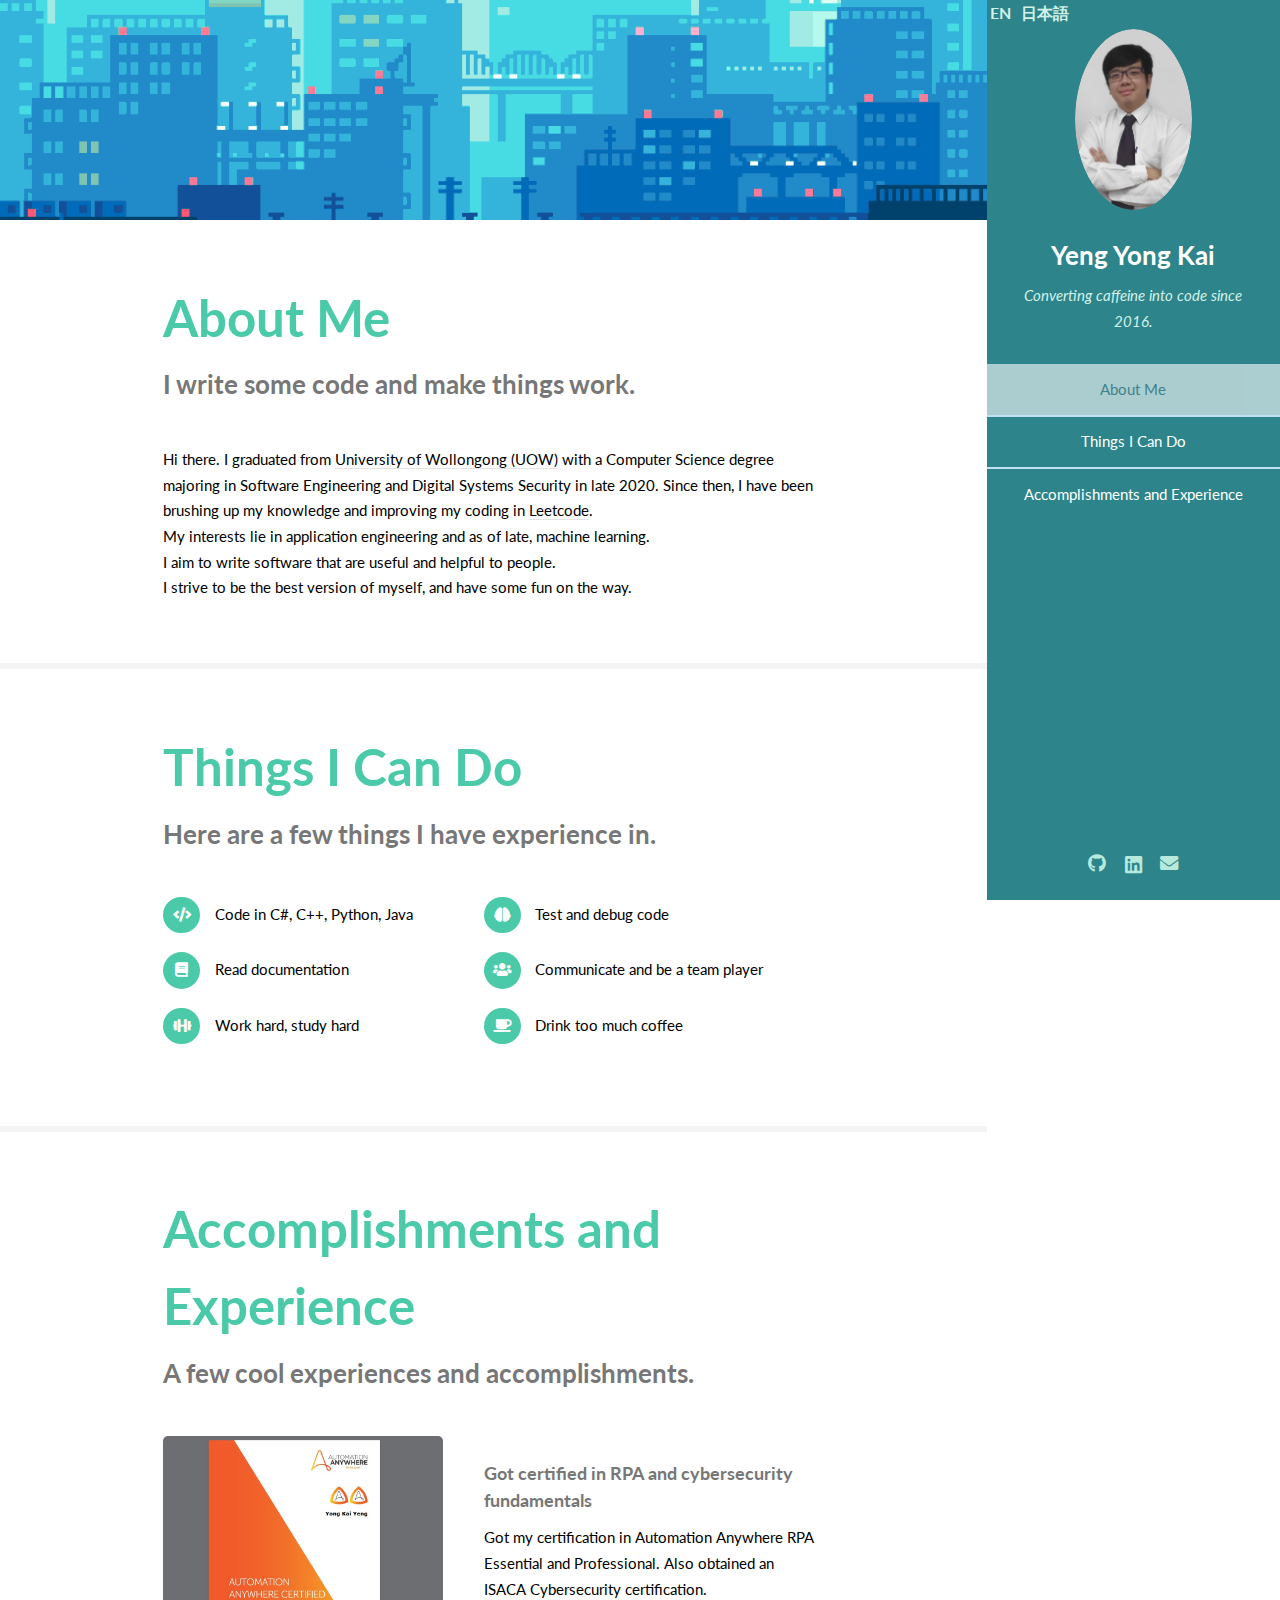
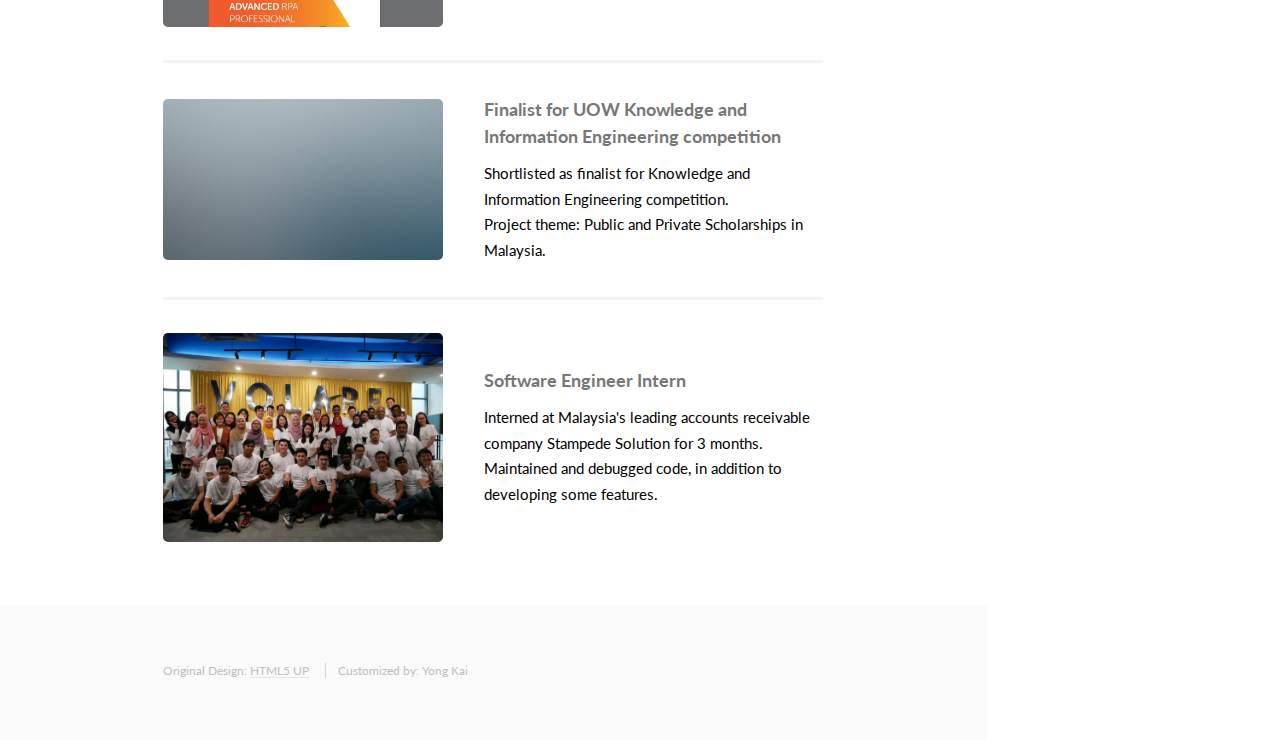
<file: index.html>
<!DOCTYPE HTML>
<html>
	<head>
		<title>Yong Kai — Hello!</title>
		<meta charset="utf-8" />
		<meta name="viewport" content="width=device-width, initial-scale=1, user-scalable=no" />
		<link rel="stylesheet" href="assets/css/main.css" />
		<link rel="stylesheet" href="https://fonts.googleapis.com/icon?family=Material+Icons">
	</head>
	<body class="is-preload">

		<!-- Header -->
			<section id="header">
				<div id="toggle">
					<div id="toggle-left">
						<table id="table-toggle">
							<tr>
								<td><a href="#" id="engtoggle">EN</a></td>
								<td><a href="#" id="jptoggle">日本語</a></td>
							</tr>
						</table>
					</div>
					<div id="toggle-right">
						<table id="table-toggle">
							<tr>
								<td class="icon_td"><a href="#" id="lightmode"><i class="material-icons">light_mode</i></a></td>
								<td class="icon_td"><a href="#" id="darkmode"><i class="material-icons">dark_mode</i></a></td>
							</tr>
						</table>
					</div>
				</div>
				<header>
					<span class="image avatar"><img src="images/pfp.jpg" alt="Oops, this is supposed to be my profile picture here!" /></span>
					<h1 id="logo">Yeng Yong Kai</h1>
					<p id="tagline">Converting caffeine into code since 2016.</p>
				</header>
				<nav id="nav">
					<ul>
						<li><a href="#one" class="active">About Me</a></li>
						<li><a href="#two">Things I Can Do</a></li>
						<li><a href="#three">Accomplishments and Experience</a></li>
					</ul>
				</nav>
				<footer>
					<ul class="icons">
						<li><a href="https://github.com/hirynn" class="icon brands fa-github"><span class="label">Github</span></a></li>
						<li><a href="https://www.linkedin.com/in/yeng-yong-kai/" class = "icon brands"><i class="fab fa-linkedin fa-lg"></i></a></li>
						<li><a href="mailto:yongkai125@gmail.com" class="icon solid fa-envelope"><span class="label">Email</span></a></li>
					</ul>
				</footer>
			</section>

		<!-- Wrapper -->
			<div id="wrapper">

				<!-- Main -->
					<div id="main">
						<!-- One -->
						<section id="one">
							<div class="image main" data-position="center">
								<img src="images/bg_l.gif" alt="" id="bg_banner"/>
							</div>
							<div class="container">
								<header class="major" id="header-one">
									<h2>About Me</h2>
									<p>I write some code and make things work.</p>
								</header>
								<p id="p-one">Hi there. I graduated from <a href="https://www.uow.edu.au/">University of Wollongong (UOW)</a> with a Computer Science degree majoring in Software Engineering and Digital Systems Security in late 2020. Since then, I have been brushing up my knowledge and improving my coding in <a href="https://leetcode.com/hry3/">Leetcode</a>.<br>My interests lie in application engineering and as of late, machine learning.<br>I aim to write software that are useful and helpful to people.<br>I strive to be the best version of myself, and have some fun on the way.</p>
							</div>
						</section>
						<!-- Two -->
						<section id="two">
							<div class="container">
								<header class="major" id="header-two">
									<h2>Things I Can Do</h2>
									<p>Here are a few things I have experience in.</p>
								</header>
								<ul class="feature-icons"id="icons-two">
									<li class="icon solid fa-code">Code in C#, C++, Python, Java</li>
									<li class="icon solid fa-brain">Test and debug code</li>
									<li class="icon solid fa-book">Read documentation</li>
									<li class="icon solid fa-users">Communicate and be a team player</li>
									<li class="icon solid fa-dumbbell">Work hard, study hard</li>
									<li class="icon solid fa-coffee">Drink too much coffee</li>
								</ul>
							</div>
						</section>
						<!-- Three -->
						<section id="three">
							<div class="container">
								<header class="major" id="header-three">
									<h2>Accomplishments and Experience</h2>
									<p>A few cool experiences and accomplishments.</p>
								</header>
								<div class="features" id="article-three">
									<article>
										<a class="image"><img src="images/pic02.jpg" alt="" /></a>
										<div class="inner">
											<h4>Got certified in RPA and cybersecurity fundamentals</h4>
											<p>Got my certification in Automation Anywhere RPA Essential and Professional. Also obtained an ISACA Cybersecurity certification.</p>
										</div>
									</article>
									<article>
										<a class="image"><img src="images/pic01.jpg" alt="" /></a>
										<div class="inner">
											<h4>Finalist for UOW Knowledge and Information Engineering competition</h4>
											<p>Shortlisted as finalist for Knowledge and Information Engineering competition.<br>Project theme: Public and Private Scholarships in Malaysia.</p>
										</div>
									</article>
									<article>
										<a class="image"><img src="images/pic03.jpg" alt="" /></a>
										<div class="inner">
											<h4>Software Engineer Intern</h4>
											<p>Interned at Malaysia's leading accounts receivable company Stampede Solution for 3 months.<br>Maintained and debugged code, in addition to developing some features.</p>
										</div>
									</article>
								</div>
							</div>
						</section>
					</div>
					<!-- Footer -->
					<section id="footer">
						<div class="container">
							<ul class="copyright">
								<li>Original Design: <a href="http://html5up.net">HTML5 UP</a></li>
								<li>Customized by: Yong Kai</li>
							</ul>
						</div>
					</section>

			</div>

		<!-- Scripts -->
			<script src="assets/js/jquery.min.js"></script>
			<script src="assets/js/jquery.scrollex.min.js"></script>
			<script src="assets/js/jquery.scrolly.min.js"></script>
			<script src="assets/js/browser.min.js"></script>
			<script src="assets/js/breakpoints.min.js"></script>
			<script src="assets/js/util.js"></script>
			<script src="assets/js/main.js"></script>
			<script src="assets/js/func.js"></script>
			<script src="assets/js/js.cookie.min.js"></script>
	<p hidden id="hidden">_</p>
	</body>
</html>
</file>
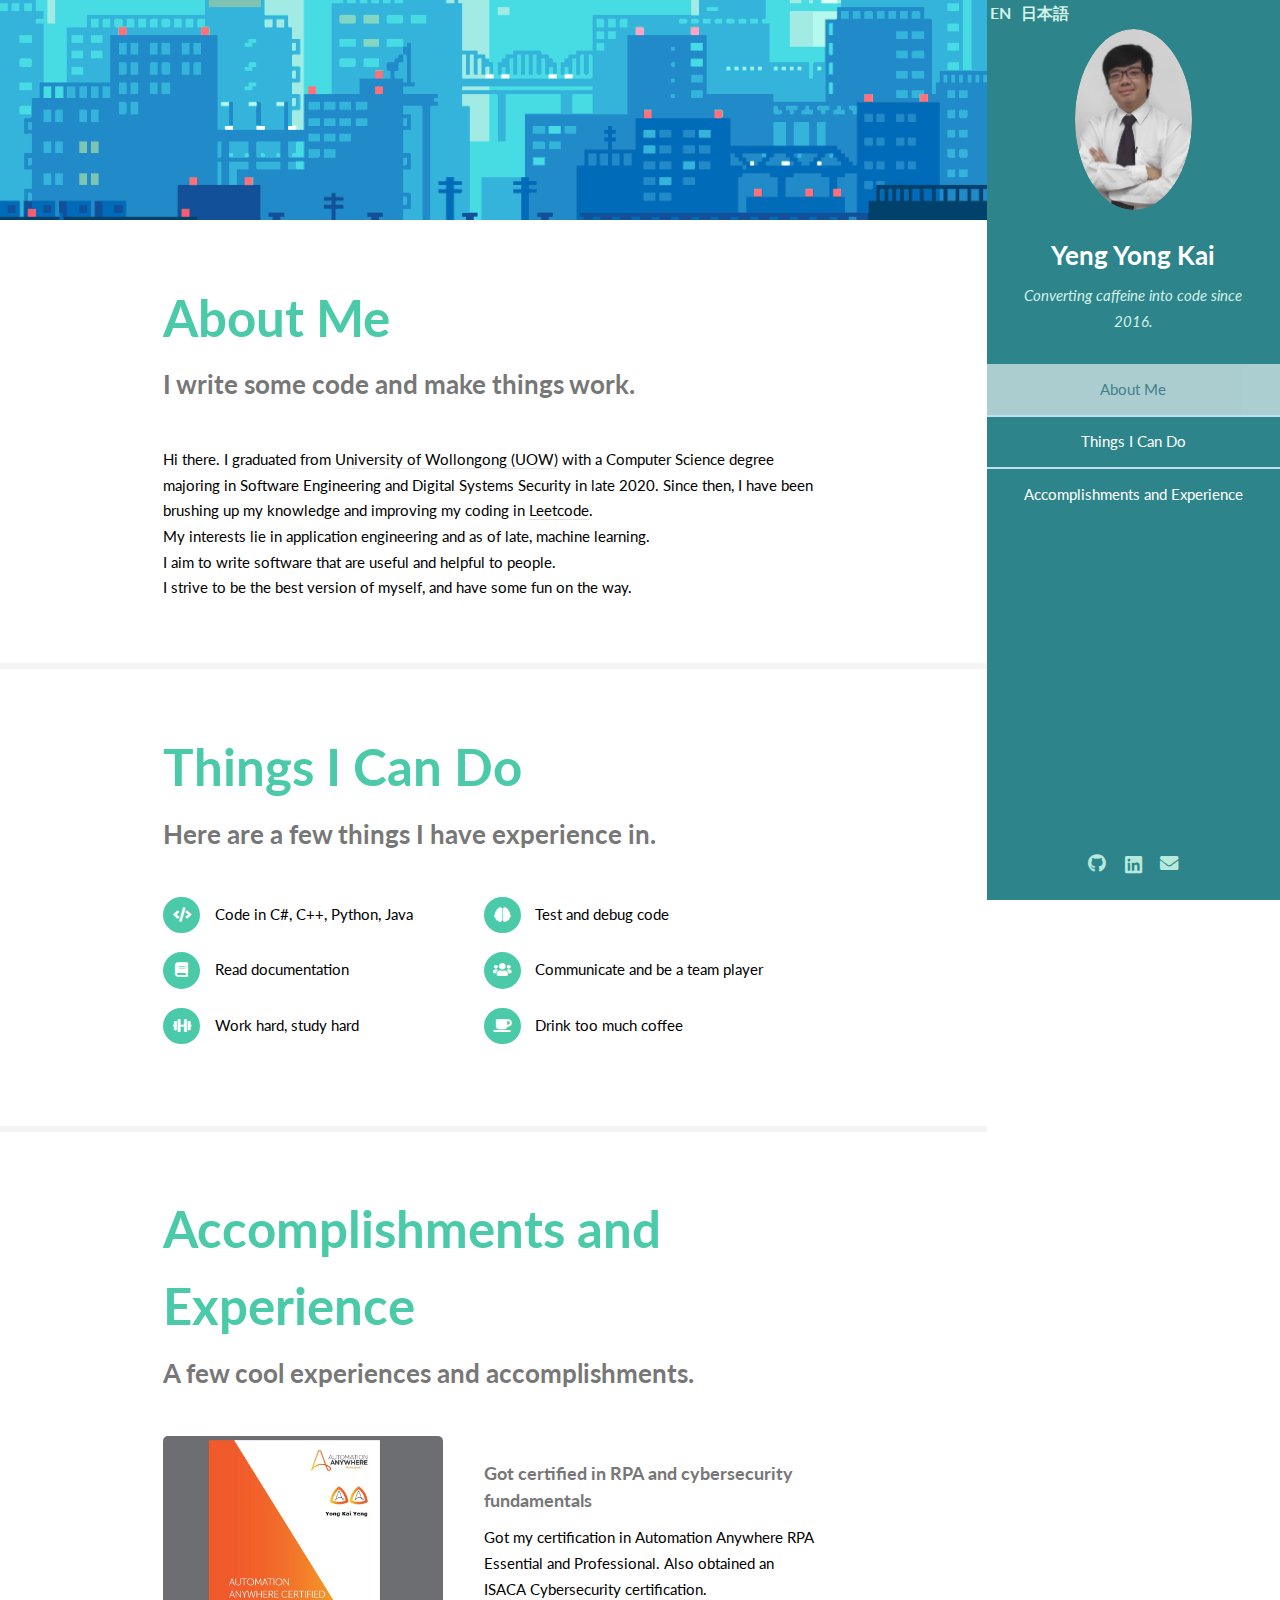
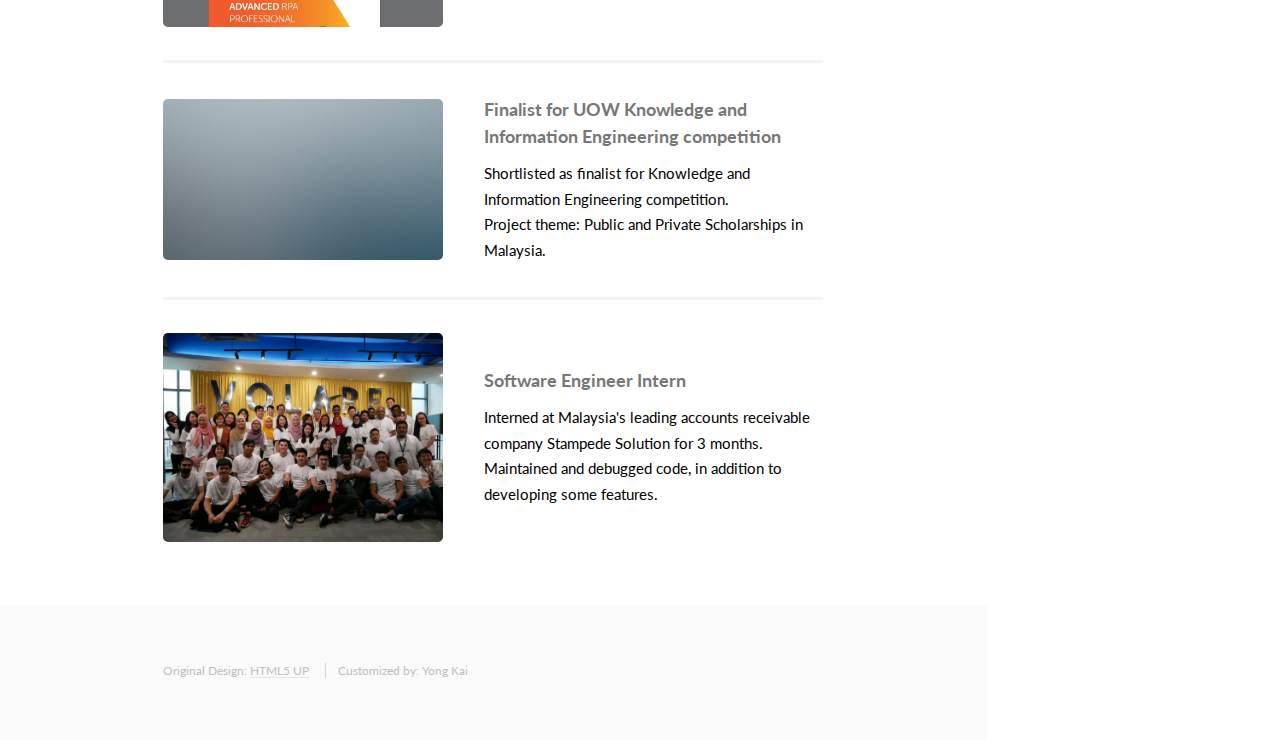
<file: index_en.html>
<!DOCTYPE HTML>
<html>
	<head>
		<title>Yong Kai — Hello!</title>
		<meta charset="utf-8" />
		<meta name="viewport" content="width=device-width, initial-scale=1, user-scalable=no" />
		<link rel="stylesheet" href="assets/css/main.css" />
		<link rel="stylesheet" href="https://fonts.googleapis.com/icon?family=Material+Icons">
	</head>
	<body class="is-preload">

		<!-- Header -->
			<section id="header">
				<div id="toggle">
					<div id="toggle-left">
						<table id="table-toggle">
							<tr>
								<td><a href="#" id="engtoggle">EN</a></td>
								<td><a href="#" id="jptoggle">日本語</a></td>
							</tr>
						</table>
					</div>
					<div id="toggle-right">
						<table id="table-toggle">
							<tr>
								<td class="icon_td"><a href="#" id="lightmode"><i class="material-icons">light_mode</i></a></td>
								<td class="icon_td"><a href="#" id="darkmode"><i class="material-icons">dark_mode</i></a></td>
							</tr>
						</table>
					</div>
				</div>
				<header>
					<span class="image avatar"><img src="images/pfp.jpg" alt="Oops, this is supposed to be my profile picture here!" /></span>
					<h1 id="logo">Yeng Yong Kai</h1>
					<p id="tagline">Converting caffeine into code since 2016.</p>
				</header>
				<nav id="nav">
					<ul>
						<li><a href="#one" class="active">About Me</a></li>
						<li><a href="#two">Things I Can Do</a></li>
						<li><a href="#three">Accomplishments and Experience</a></li>
					</ul>
				</nav>
				<footer>
					<ul class="icons">
						<li><a href="https://github.com/hirynn" class="icon brands fa-github"><span class="label">Github</span></a></li>
						<li><a href="https://www.linkedin.com/in/yeng-yong-kai/" class = "icon brands"><i class="fab fa-linkedin fa-lg"></i></a></li>
						<li><a href="mailto:yongkai125@gmail.com" class="icon solid fa-envelope"><span class="label">Email</span></a></li>
					</ul>
				</footer>
			</section>

		<!-- Wrapper -->
			<div id="wrapper">

				<!-- Main -->
					<div id="main">
						<!-- One -->
						<section id="one">
							<div class="image main" data-position="center">
								<img src="images/bg_l.gif" alt="" id="bg_banner"/>
							</div>
							<div class="container">
								<header class="major">
									<h2>About Me</h2>
									<p>I write some code and make things work.</p>
								</header>
								<p>Hi there. I graduated from <a href="https://www.uow.edu.au/">University of Wollongong (UOW)</a> with a Computer Science degree majoring in Software Engineering and Digital Systems Security in late 2020. Since then, I have been brushing up my knowledge and improving my coding in <a href="https://leetcode.com/hry3/">Leetcode</a>.<br>My interests lie in application engineering and as of late, machine learning.<br>I aim to write software that are useful and helpful to people.<br>I strive to be the best version of myself, and have some fun on the way.</p>
							</div>
						</section>
						<!-- Two -->
						<section id="two">
							<div class="container">
								<header class="major">
									<h2>Things I Can Do</h2>
									<p>Here are a few things I have experience in.</p>
								</header>
								<ul class="feature-icons">
									<li class="icon solid fa-code">Code in C#, C++, Python, Java</li>
									<li class="icon solid fa-brain">Test and debug code</li>
									<li class="icon solid fa-book">Read documentation</li>
									<li class="icon solid fa-users">Communicate and be a team player</li>
									<li class="icon solid fa-dumbbell">Work hard, study hard</li>
									<li class="icon solid fa-coffee">Drink too much coffee</li>
								</ul>
							</div>
						</section>
						<!-- Three -->
						<section id="three">
							<div class="container">
								<header class="major">
									<h2>Accomplishments and Experience</h2>
									<p>A few cool experiences and accomplishments.</p>
								</header>
								<div class="features">
									<article>
										<a class="image"><img src="images/pic02.jpg" alt="" /></a>
										<div class="inner">
											<h4>Got certified in RPA and cybersecurity fundamentals</h4>
											<p>Got my certification in Automation Anywhere RPA Essential and Professional. Also obtained an ISACA Cybersecurity certification.</p>
										</div>
									</article>
									<article>
										<a class="image"><img src="images/pic01.jpg" alt="" /></a>
										<div class="inner">
											<h4>Finalist for UOW Knowledge and Information Engineering competition</h4>
											<p>Shortlisted as finalist for Knowledge and Information Engineering competition.<br>Project theme: Public and Private Scholarships in Malaysia.</p>
										</div>
									</article>
									<article>
										<a class="image"><img src="images/pic03.jpg" alt="" /></a>
										<div class="inner">
											<h4>Software Engineer Intern</h4>
											<p>Interned at Malaysia's leading accounts receivable company Stampede Solution for 3 months.<br>Maintained and debugged code, in addition to developing some features.</p>
										</div>
									</article>
								</div>
							</div>
						</section>
					</div>
					<!-- Footer -->
					<section id="footer">
						<div class="container">
							<ul class="copyright">
								<li>Original Design: <a href="http://html5up.net">HTML5 UP</a></li>
								<li>Customized by: Yong Kai</li>
							</ul>
						</div>
					</section>

			</div>

		<!-- Scripts -->
			<script src="assets/js/jquery.min.js"></script>
			<script src="assets/js/jquery.scrollex.min.js"></script>
			<script src="assets/js/jquery.scrolly.min.js"></script>
			<script src="assets/js/browser.min.js"></script>
			<script src="assets/js/breakpoints.min.js"></script>
			<script src="assets/js/util.js"></script>
			<script src="assets/js/main.js"></script>
			<script src="assets/js/func.js"></script>
			<script src="assets/js/js.cookie.min.js"></script>

	</body>
</html>
</file>
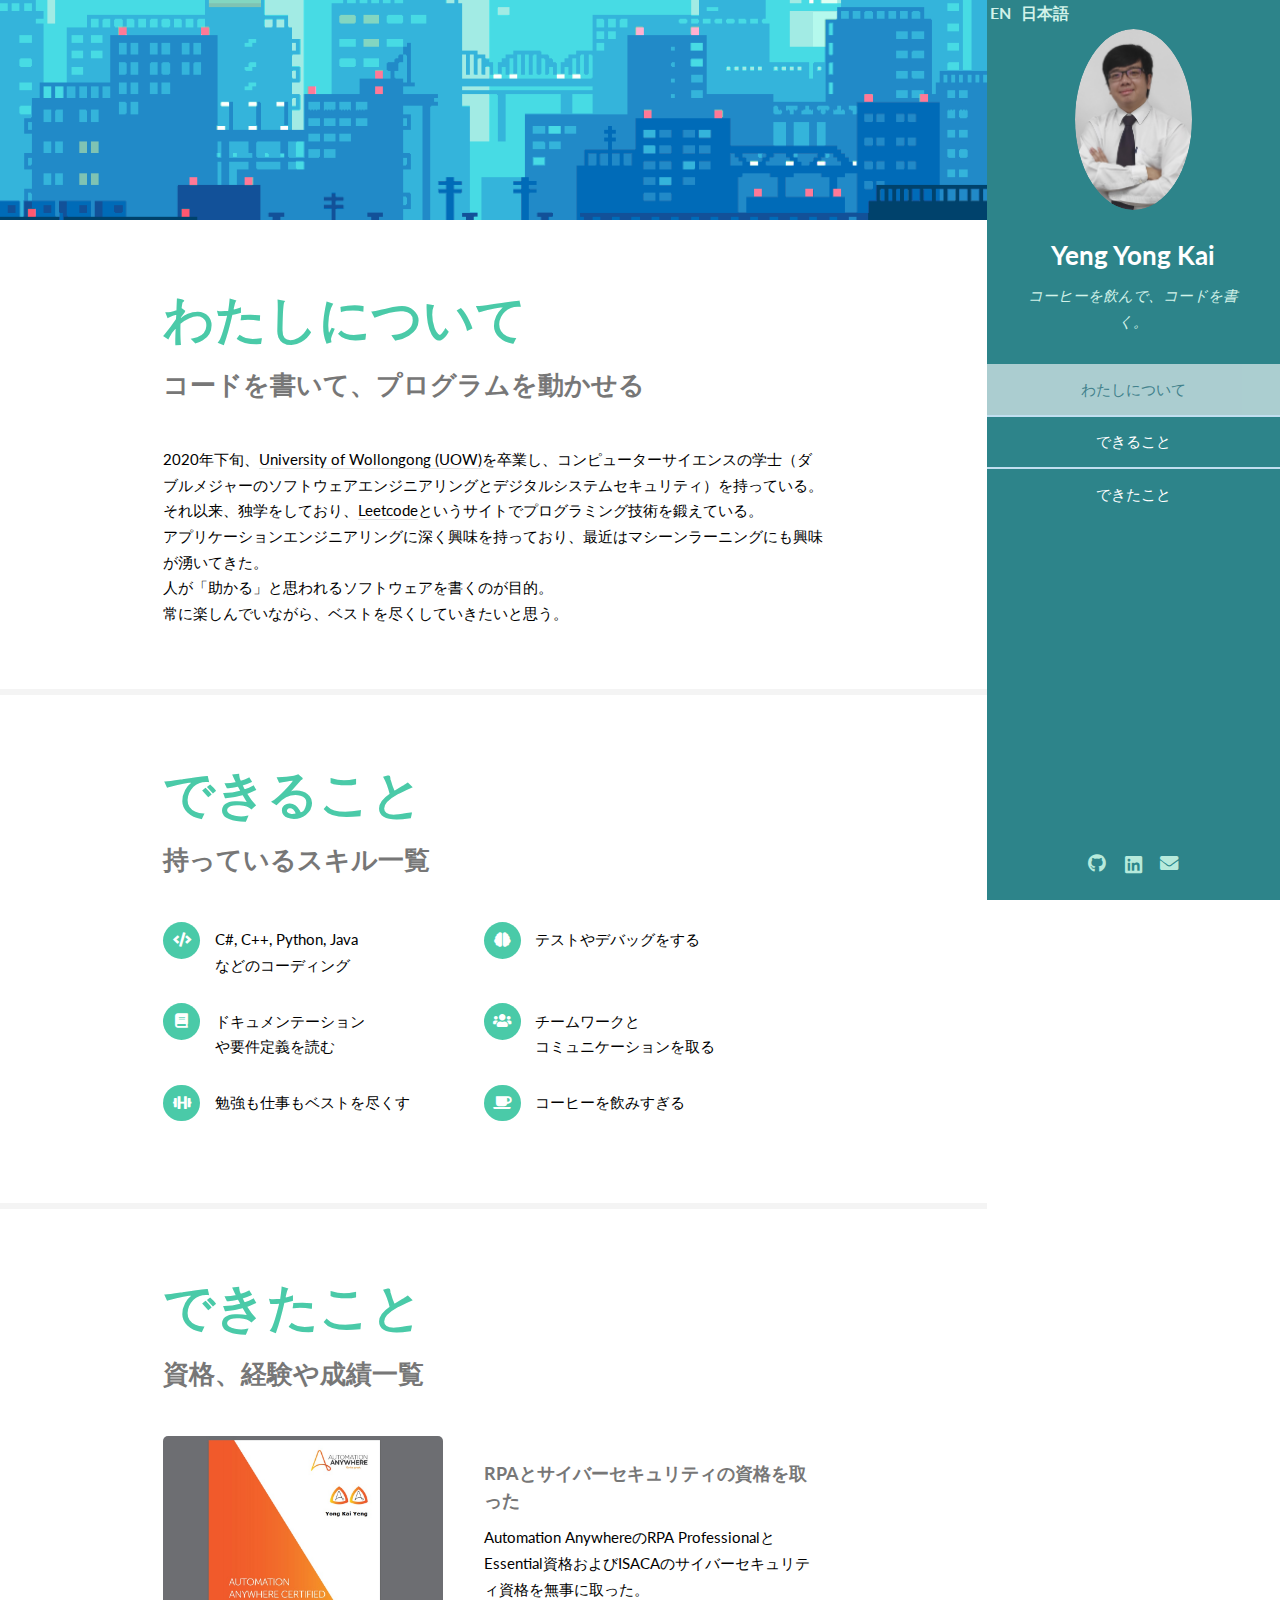
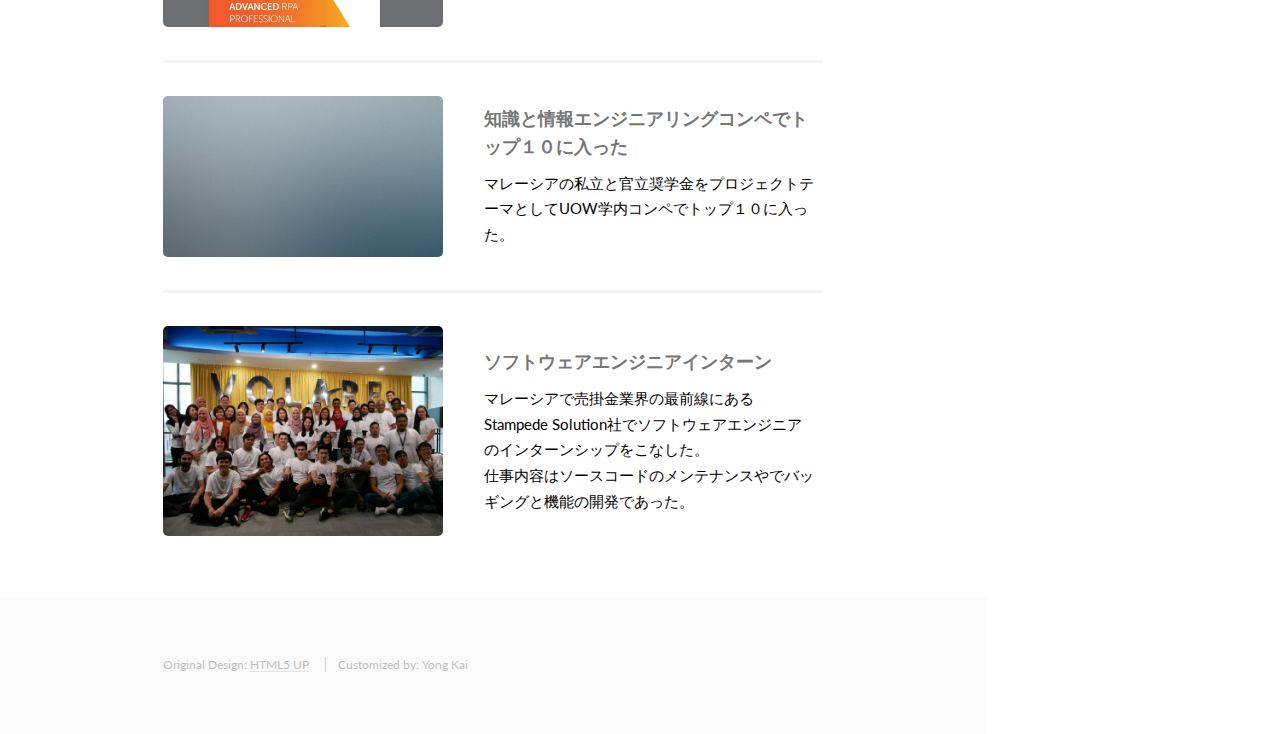
<file: index_jap.html>
<!DOCTYPE HTML>
<html>
	<head>
		<title>こんにちは！</title>
		<meta charset="utf-8" />
		<meta name="viewport" content="width=device-width, initial-scale=1, user-scalable=no" />
		<link rel="stylesheet" href="assets/css/main.css" />
		<link rel="stylesheet" href="https://fonts.googleapis.com/icon?family=Material+Icons">
	</head>
	<body class="is-preload">

		<!-- Header -->
			<section id="header">
				<div id="toggle">
					<div id="toggle-left">
						<table id="table-toggle">
							<tr>
								<td><a href="#" id="engtoggle">EN</a></td>
								<td><a href="#" id="jptoggle">日本語</a></td>
							</tr>
						</table>
					</div>
					<div id="toggle-right">
						<table id="table-toggle">
							<tr>
								<td class="icon_td"><a href="#" id="lightmode"><i class="material-icons">light_mode</i></a></td>
								<td class="icon_td"><a href="#" id="darkmode"><i class="material-icons">dark_mode</i></a></td>
							</tr>
						</table>
					</div>
				</div>
				<header>
					<span class="image avatar"><img src="images/pfp.jpg" alt="Oops, this is supposed to be my profile picture here!" /></span>
					<h1 id="logo">Yeng Yong Kai</h1>
					<p id="tagline">コーヒーを飲んで、コードを書く。</p>
				</header>
				<nav id="nav">
					<ul>
						<li><a href="#one" class="active">わたしについて</a></li>
						<li><a href="#two">できること</a></li>
						<li><a href="#three">できたこと</a></li>
					</ul>
				</nav>
				<footer>
					<ul class="icons">
						<li><a href="https://github.com/hirynn" class="icon brands fa-github"><span class="label">Github</span></a></li>
						<li><a href="https://www.linkedin.com/in/yeng-yong-kai/" class = "icon brands"><i class="fab fa-linkedin fa-lg"></i></a></li>
						<li><a href="mailto:yongkai125@gmail.com" class="icon solid fa-envelope"><span class="label">Email</span></a></li>
					</ul>
				</footer>
			</section>

		<!-- Wrapper -->
			<div id="wrapper">

				<!-- Main -->
					<div id="main">
						<!-- One -->
						<section id="one">
							<div class="image main" data-position="center">
								<img src="images/bg_l.gif" alt="" id="bg_banner"/>
							</div>
							<div class="container">
								<header class="major">
									<h2>わたしについて</h2>
									<p>コードを書いて、プログラムを動かせる</p>
								</header>
								<p>2020年下旬、<a href="https://www.uow.edu.au/">University of Wollongong (UOW)</a>を卒業し、コンピューターサイエンスの学士（ダブルメジャーのソフトウェアエンジニアリングとデジタルシステムセキュリティ）を持っている。それ以来、独学をしており、<a href="https://leetcode.com/hry3/">Leetcode</a>というサイトでプログラミング技術を鍛えている。<br>アプリケーションエンジニアリングに深く興味を持っており、最近はマシーンラーニングにも興味が湧いてきた。<br>人が「助かる」と思われるソフトウェアを書くのが目的。<br>常に楽しんでいながら、ベストを尽くしていきたいと思う。</p>
							</div>
						</section>
						<!-- Two -->
						<section id="two">
							<div class="container">
								<header class="major">
									<h2>できること</h2>
									<p>持っているスキル一覧</p>
								</header>
								<ul class="feature-icons">
									<li class="icon solid fa-code">C#, C++, Python, Java<br>などのコーディング</li>
									<li class="icon solid fa-brain">テストやデバッグをする</li>
									<li class="icon solid fa-book">ドキュメンテーション<br>や要件定義を読む</li>
									<li class="icon solid fa-users">チームワークと<br>コミュニケーションを取る</li>
									<li class="icon solid fa-dumbbell">勉強も仕事もベストを尽くす</li>
									<li class="icon solid fa-coffee">コーヒーを飲みすぎる</li>
								</ul>
							</div>
						</section>
						<!-- Three -->
						<section id="three">
							<div class="container">
								<header class="major">
									<h2>できたこと</h2>
									<p>資格、経験や成績一覧</p>
								</header>
								<div class="features">
									<article>
										<a class="image"><img src="images/pic02.jpg" alt="" /></a>
										<div class="inner">
											<h4>RPAとサイバーセキュリティの資格を取った</h4>
											<p>
												Automation AnywhereのRPA ProfessionalとEssential資格およびISACAのサイバーセキュリティ資格を無事に取った。</p>
										</div>
									</article>
									<article>
										<a class="image"><img src="images/pic01.jpg" alt="" /></a>
										<div class="inner">
											<h4>知識と情報エンジニアリングコンペでトップ１０に入った</h4>
											<p>マレーシアの私立と官立奨学金をプロジェクトテーマとしてUOW学内コンペでトップ１０に入った。<br></p>
										</div>
									</article>
									<article>
										<a class="image"><img src="images/pic03.jpg" alt="" /></a>
										<div class="inner">
											<h4>ソフトウェアエンジニアインターン</h4>
											<p>
												マレーシアで売掛金業界の最前線にあるStampede Solution社でソフトウェアエンジニアのインターンシップをこなした。<br>仕事内容はソースコードのメンテナンスやでバッギングと機能の開発であった。
											</p>
										</div>
									</article>
								</div>
							</div>
						</section>
					</div>
					<!-- Footer -->
					<section id="footer">
						<div class="container">
							<ul class="copyright">
								<li>Original Design: <a href="http://html5up.net">HTML5 UP</a></li>
								<li>Customized by: Yong Kai</li>
							</ul>
						</div>
					</section>

			</div>

		<!-- Scripts -->
			<script src="assets/js/jquery.min.js"></script>
			<script src="assets/js/jquery.scrollex.min.js"></script>
			<script src="assets/js/jquery.scrolly.min.js"></script>
			<script src="assets/js/browser.min.js"></script>
			<script src="assets/js/breakpoints.min.js"></script>
			<script src="assets/js/util.js"></script>
			<script src="assets/js/main.js"></script>
			<script src="assets/js/func.js"></script>
			<script src="assets/js/js.cookie.min.js"></script>

	</body>
</html>
</file>
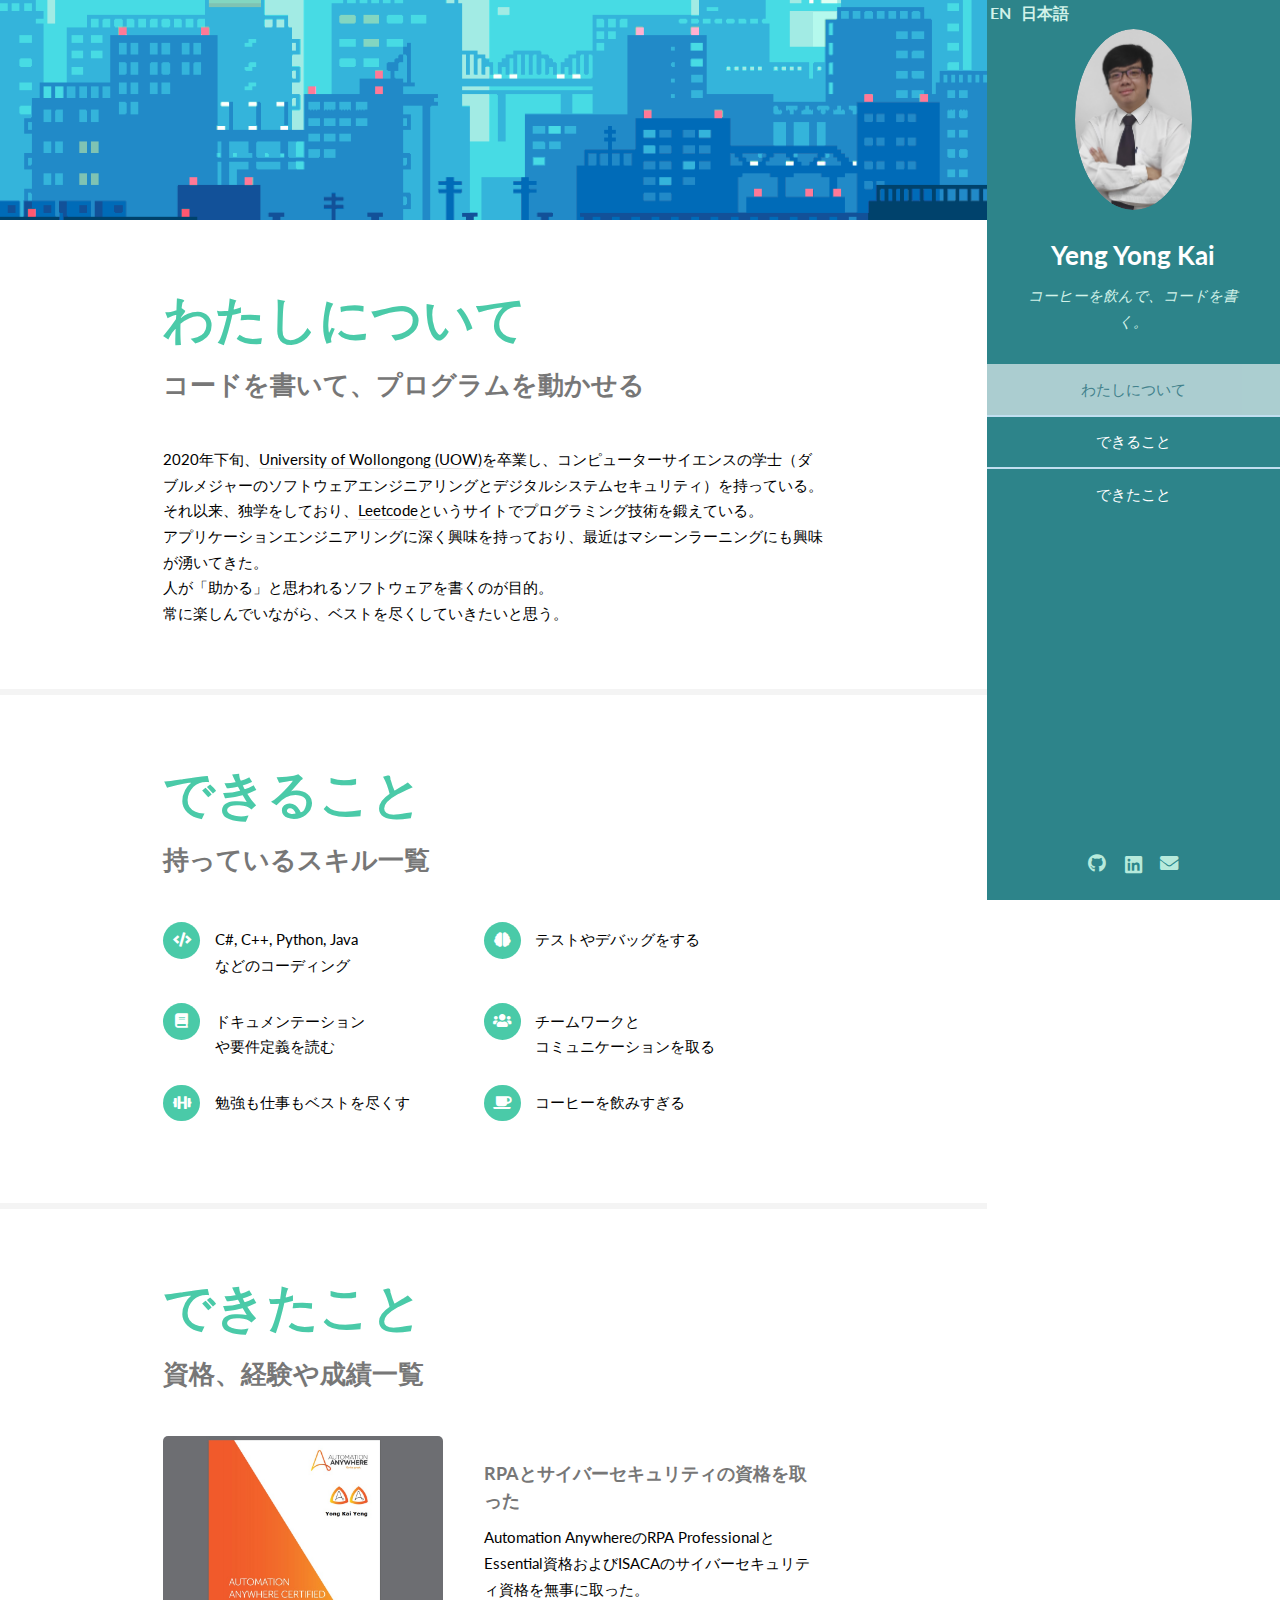
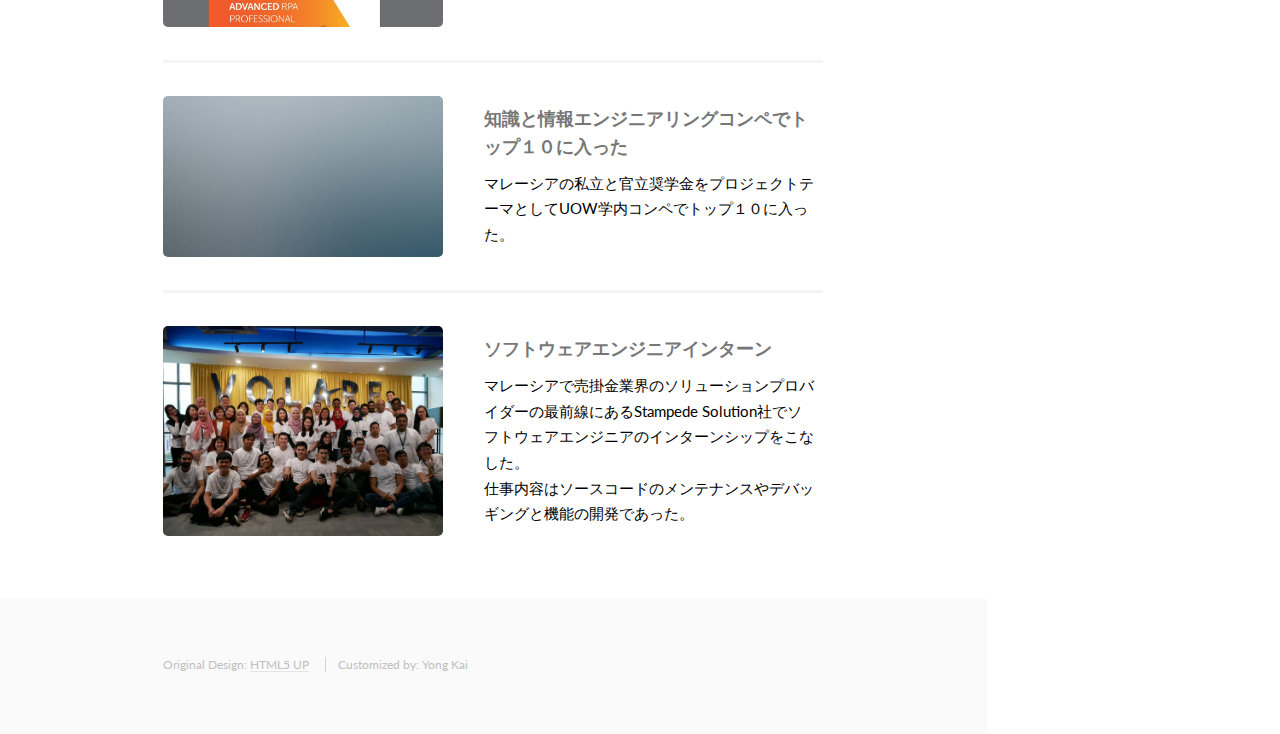
<file: index_jp.html>
<!DOCTYPE HTML>
<html>
	<head>
		<title>こんにちは！</title>
		<meta charset="utf-8" />
		<meta name="viewport" content="width=device-width, initial-scale=1, user-scalable=no" />
		<link rel="stylesheet" href="assets/css/main.css" />
		<link rel="stylesheet" href="https://fonts.googleapis.com/icon?family=Material+Icons">
	</head>
	<body class="is-preload">

		<!-- Header -->
			<section id="header">
				<div id="toggle">
					<div id="toggle-left">
						<table id="table-toggle">
							<tr>
								<td><a href="#" id="engtoggle">EN</a></td>
								<td><a href="#" id="jptoggle">日本語</a></td>
							</tr>
						</table>
					</div>
					<div id="toggle-right">
						<table id="table-toggle">
							<tr>
								<td class="icon_td"><a href="#" id="lightmode"><i class="material-icons">light_mode</i></a></td>
								<td class="icon_td"><a href="#" id="darkmode"><i class="material-icons">dark_mode</i></a></td>
							</tr>
						</table>
					</div>
				</div>
				<header>
					<span class="image avatar"><img src="images/pfp.jpg" alt="Oops, this is supposed to be my profile picture here!" /></span>
					<h1 id="logo">Yeng Yong Kai</h1>
					<p id="tagline">コーヒーを飲んで、コードを書く。</p>
				</header>
				<nav id="nav">
					<ul>
						<li><a href="#one" class="active">わたしについて</a></li>
						<li><a href="#two">できること</a></li>
						<li><a href="#three">できたこと</a></li>
					</ul>
				</nav>
				<footer>
					<ul class="icons">
						<li><a href="https://github.com/hirynn" class="icon brands fa-github"><span class="label">Github</span></a></li>
						<li><a href="https://www.linkedin.com/in/yeng-yong-kai/" class = "icon brands"><i class="fab fa-linkedin fa-lg"></i></a></li>
						<li><a href="mailto:yongkai125@gmail.com" class="icon solid fa-envelope"><span class="label">Email</span></a></li>
					</ul>
				</footer>
			</section>

		<!-- Wrapper -->
			<div id="wrapper">

				<!-- Main -->
					<div id="main">
						<!-- One -->
						<section id="one">
							<div class="image main" data-position="center">
								<img src="images/bg_l.gif" alt="" id="bg_banner"/>
							</div>
							<div class="container">
								<header class="major">
									<h2>わたしについて</h2>
									<p>コードを書いて、プログラムを動かせる</p>
								</header>
								<p>2020年下旬、<a href="https://www.uow.edu.au/">University of Wollongong (UOW)</a>を卒業し、コンピューターサイエンスの学士（ダブルメジャーのソフトウェアエンジニアリングとデジタルシステムセキュリティ）を持っている。それ以来、独学をしており、<a href="https://leetcode.com/hry3/">Leetcode</a>というサイトでプログラミング技術を鍛えている。<br>アプリケーションエンジニアリングに深く興味を持っており、最近はマシーンラーニングにも興味が湧いてきた。<br>人が「助かる」と思われるソフトウェアを書くのが目的。<br>常に楽しんでいながら、ベストを尽くしていきたいと思う。</p>
							</div>
						</section>
						<!-- Two -->
						<section id="two">
							<div class="container">
								<header class="major">
									<h2>できること</h2>
									<p>持っているスキル一覧</p>
								</header>
								<ul class="feature-icons">
									<li class="icon solid fa-code">C#, C++, Python, Java<br>などのコーディング</li>
									<li class="icon solid fa-brain">テストやデバッグをする</li>
									<li class="icon solid fa-book">ドキュメンテーション<br>や要件定義を読む</li>
									<li class="icon solid fa-users">チームワークと<br>コミュニケーションを取る</li>
									<li class="icon solid fa-dumbbell">勉強も仕事もベストを尽くす</li>
									<li class="icon solid fa-coffee">コーヒーを飲みすぎる</li>
								</ul>
							</div>
						</section>
						<!-- Three -->
						<section id="three">
							<div class="container">
								<header class="major">
									<h2>できたこと</h2>
									<p>資格、経験や成績一覧</p>
								</header>
								<div class="features">
									<article>
										<a class="image"><img src="images/pic02.jpg" alt="" /></a>
										<div class="inner">
											<h4>RPAとサイバーセキュリティの資格を取った</h4>
											<p>
												Automation AnywhereのRPA ProfessionalとEssential資格およびISACAのサイバーセキュリティ資格を無事に取った。</p>
										</div>
									</article>
									<article>
										<a class="image"><img src="images/pic01.jpg" alt="" /></a>
										<div class="inner">
											<h4>知識と情報エンジニアリングコンペでトップ１０に入った</h4>
											<p>マレーシアの私立と官立奨学金をプロジェクトテーマとしてUOW学内コンペでトップ１０に入った。<br></p>
										</div>
									</article>
									<article>
										<a class="image"><img src="images/pic03.jpg" alt="" /></a>
										<div class="inner">
											<h4>ソフトウェアエンジニアインターン</h4>
											<p>
												マレーシアで売掛金業界のソリューションプロバイダーの最前線にあるStampede Solution社でソフトウェアエンジニアのインターンシップをこなした。<br>仕事内容はソースコードのメンテナンスやデバッギングと機能の開発であった。
											</p>
										</div>
									</article>
								</div>
							</div>
						</section>
					</div>
					<!-- Footer -->
					<section id="footer">
						<div class="container">
							<ul class="copyright">
								<li>Original Design: <a href="http://html5up.net">HTML5 UP</a></li>
								<li>Customized by: Yong Kai</li>
							</ul>
						</div>
					</section>

			</div>

		<!-- Scripts -->
			<script src="assets/js/jquery.min.js"></script>
			<script src="assets/js/jquery.scrollex.min.js"></script>
			<script src="assets/js/jquery.scrolly.min.js"></script>
			<script src="assets/js/browser.min.js"></script>
			<script src="assets/js/breakpoints.min.js"></script>
			<script src="assets/js/util.js"></script>
			<script src="assets/js/main.js"></script>
			<script src="assets/js/func.js"></script>
			<script src="assets/js/js.cookie.min.js"></script>

	</body>
</html>
</file>
<file: assets/css/main.css>
@import url("fontawesome-all.min.css");
@import url("https://fonts.googleapis.com/css?family=Lato:400,400italic,700,700italic|Source+Code+Pro:400");

/*
	Read Only by HTML5 UP
	html5up.net | @ajlkn
	Free for personal and commercial use under the CCA 3.0 license (html5up.net/license)
*/

html, body, div, span, applet, object,
iframe, h1, h2, h3, h4, h5, h6, p, blockquote,
pre, a, abbr, acronym, address, big, cite,
code, del, dfn, em, img, ins, kbd, q, s, samp,
small, strike, strong, sub, sup, tt, var, b,
u, i, center, dl, dt, dd, ol, ul, li, fieldset,
form, label, legend, table, caption, tbody,
tfoot, thead, tr, th, td, article, aside,
canvas, details, embed, figure, figcaption,
footer, header, hgroup, menu, nav, output, ruby,
section, summary, time, mark, audio, video {
	margin: 0;
	padding: 0;
	border: 0;
	font-size: 100%;
	font: inherit;
	vertical-align: baseline;}

/* CUSTOM CODE */

#toggle {
	top: 0px;
	right: 0px;
	left: 0px;
	padding: 0 0;
	margin: collapse;
	position: relative;
	display: inline;
	vertical-align: top;
}

#toggle-left {
	top: 0px;
	left: 0px;
	padding: 0 0 0 1%;
	margin: collapse;
	position: absolute;
	display: inline;
	vertical-align: top;
}

#toggle-right {
	top: 0px;
	right: 0px;
	padding: 0 1% 0 0;
	margin: collapse;
	position: absolute;
	display: inline;
	vertical-align: top;
}

#table-toggle tbody tr{
	margin: 0px auto 0px auto;
	background-color: inherit;
	border: none;
	border-collapse:collapse;
	white-space: nowrap;
}

#table-toggle tr {
	padding: 0 0 0 0;
	width: 1px;
	height: 1px;
	white-space: nowrap;
}

#table-toggle td {
	padding: 0 10px 0 0;
	width: 1px;
	height: 1px;	
	white-space: nowrap;
	color: white;
	font-weight: bold;
	font-size: 16px;
	vertical-align: middle;
	text-align: center;
}

#table-toggle a {
	text-decoration: none !important;
	text-decoration-line: none !important;
	border-bottom: none;
}

#table-toggle .icon_td {
	padding-top: 5%;
}

#main {
	background-color: var(--main_bg);
	color: var(--main_color);
}

#tagline {
	color: var(--text_alt_color) !important;
}

#logo {
	color: var(--text_logo_color) !important;
}

/* CUSTOM CODE END */

article, aside, details, figcaption, figure,
footer, header, hgroup, menu, nav, section {
	display: block;}

body {
	line-height: 1;
}

ol, ul {
	list-style: none;
}

blockquote, q {
	quotes: none;
}

	blockquote:before, blockquote:after, q:before, q:after {
		content: '';
		content: none;
	}

table {
	border-collapse: collapse;
	border-spacing: 0;
}

body {
	-webkit-text-size-adjust: none;
}

mark {
	background-color: transparent;
	color: inherit;
}

input::-moz-focus-inner {
	border: 0;
	padding: 0;
}

input, select, textarea {
	-moz-appearance: none;
	-webkit-appearance: none;
	-ms-appearance: none;
	appearance: none;
}

/* Basic */

	html {
		box-sizing: border-box;
	}

	*, *:before, *:after {
		box-sizing: inherit;
	}

	body {
		background: #fff;
	}

		body.is-preload *, body.is-preload *:before, body.is-preload *:after {
			-moz-animation: none !important;
			-webkit-animation: none !important;
			-ms-animation: none !important;
			animation: none !important;
			-moz-transition: none !important;
			-webkit-transition: none !important;
			-ms-transition: none !important;
			transition: none !important;
		}

	body, input, select, textarea {
		color: #888;
		font-family: "Lato", sans-serif;
		font-size: 16pt;
		font-weight: 400;
		line-height: 1.75em;
	}

	a {
		-moz-transition: color 0.2s ease-in-out, border-color 0.2s ease-in-out;
		-webkit-transition: color 0.2s ease-in-out, border-color 0.2s ease-in-out;
		-ms-transition: color 0.2s ease-in-out, border-color 0.2s ease-in-out;
		transition: color 0.2s ease-in-out, border-color 0.2s ease-in-out;
		border-bottom: solid 1px #e4e4e4;
		color: inherit;
		text-decoration: none;
	}

		a:hover {
			border-bottom-color: transparent;
			color: #4acaa8 !important;
		}

	strong, b {
		color: #777;
		font-weight: 700;
	}

	em, i {
		font-style: italic;
	}

	p {
		margin: 0 0 2.25em 0;
	}

	h1, h2, h3, h4, h5, h6 {
		color: #777;
		font-weight: 700;
		line-height: 1em;
		margin: 0 0 0.5625em 0;
	}

		h1 a, h2 a, h3 a, h4 a, h5 a, h6 a {
			border: 0;
			color: inherit;
			text-decoration: none;
		}

	h2 {
		font-size: 2em;
		line-height: 1.5em;
	}

	h3 {
		font-size: 1.75em;
		line-height: 1.5em;
	}

	h4 {
		font-size: 1.25em;
		line-height: 1.5em;
	}

	h5 {
		font-size: 0.9em;
		line-height: 1.5em;
	}

	h6 {
		font-size: 0.7em;
		line-height: 1.5em;
	}

	sub {
		font-size: 0.8em;
		position: relative;
		top: 0.5em;
	}

	sup {
		font-size: 0.8em;
		position: relative;
		top: -0.5em;
	}

	hr {
		border: 0;
		border-bottom: solid 2px #f4f4f4;
		margin: 2.25em 0;
	}

		hr.major {
			margin: 3.375em 0;
		}

	blockquote {
		border-left: solid 8px #e4e4e4;
		font-style: italic;
		margin: 0 0 2.25em 0;
		padding: 0.5em 0 0.5em 2em;
	}

	code {
		background: #555;
		border-radius: 5px;
		color: #fff;
		font-family: "Source Code Pro", monospace;
		font-size: 0.9em;
		margin: 0 0.25em;
		padding: 0.25em 0.65em;
	}

	pre {
		font-family: "Source Code Pro", monospace;
		font-size: 0.9em;
		margin: 0 0 2.25em 0;
	}

		pre code {
			-webkit-overflow-scrolling: touch;
			display: block;
			line-height: 1.5em;
			overflow-x: auto;
			padding: 1em 1.5em;
		}

	.align-left {
		text-align: left;
	}

	.align-center {
		text-align: center;
	}

	.align-right {
		text-align: right;
	}

/* Row */

	.row {
		display: flex;
		flex-wrap: wrap;
		box-sizing: border-box;
		align-items: stretch;
	}

		.row > * {
			box-sizing: border-box;
		}

		.row.gtr-uniform > * > :last-child {
			margin-bottom: 0;
		}

		.row.aln-left {
			justify-content: flex-start;
		}

		.row.aln-center {
			justify-content: center;
		}

		.row.aln-right {
			justify-content: flex-end;
		}

		.row.aln-top {
			align-items: flex-start;
		}

		.row.aln-middle {
			align-items: center;
		}

		.row.aln-bottom {
			align-items: flex-end;
		}

		.row > .imp {
			order: -1;
		}

		.row > .col-1 {
			width: 8.33333%;
		}

		.row > .off-1 {
			margin-left: 8.33333%;
		}

		.row > .col-2 {
			width: 16.66667%;
		}

		.row > .off-2 {
			margin-left: 16.66667%;
		}

		.row > .col-3 {
			width: 25%;
		}

		.row > .off-3 {
			margin-left: 25%;
		}

		.row > .col-4 {
			width: 33.33333%;
		}

		.row > .off-4 {
			margin-left: 33.33333%;
		}

		.row > .col-5 {
			width: 41.66667%;
		}

		.row > .off-5 {
			margin-left: 41.66667%;
		}

		.row > .col-6 {
			width: 50%;
		}

		.row > .off-6 {
			margin-left: 50%;
		}

		.row > .col-7 {
			width: 58.33333%;
		}

		.row > .off-7 {
			margin-left: 58.33333%;
		}

		.row > .col-8 {
			width: 66.66667%;
		}

		.row > .off-8 {
			margin-left: 66.66667%;
		}

		.row > .col-9 {
			width: 75%;
		}

		.row > .off-9 {
			margin-left: 75%;
		}

		.row > .col-10 {
			width: 83.33333%;
		}

		.row > .off-10 {
			margin-left: 83.33333%;
		}

		.row > .col-11 {
			width: 91.66667%;
		}

		.row > .off-11 {
			margin-left: 91.66667%;
		}

		.row > .col-12 {
			width: 100%;
		}

		.row > .off-12 {
			margin-left: 100%;
		}

		.row.gtr-0 {
			margin-top: 0;
			margin-left: 0em;
		}

			.row.gtr-0 > * {
				padding: 0 0 0 0em;
			}

			.row.gtr-0.gtr-uniform {
				margin-top: 0em;
			}

				.row.gtr-0.gtr-uniform > * {
					padding-top: 0em;
				}

		.row.gtr-25 {
			margin-top: 0;
			margin-left: -0.5em;
		}

			.row.gtr-25 > * {
				padding: 0 0 0 0.5em;
			}

			.row.gtr-25.gtr-uniform {
				margin-top: -0.5em;
			}

				.row.gtr-25.gtr-uniform > * {
					padding-top: 0.5em;
				}

		.row.gtr-50 {
			margin-top: 0;
			margin-left: -1em;
		}

			.row.gtr-50 > * {
				padding: 0 0 0 1em;
			}

			.row.gtr-50.gtr-uniform {
				margin-top: -1em;
			}

				.row.gtr-50.gtr-uniform > * {
					padding-top: 1em;
				}

		.row {
			margin-top: 0;
			margin-left: -2em;
		}

			.row > * {
				padding: 0 0 0 2em;
			}

			.row.gtr-uniform {
				margin-top: -2em;
			}

				.row.gtr-uniform > * {
					padding-top: 2em;
				}

		.row.gtr-150 {
			margin-top: 0;
			margin-left: -3em;
		}

			.row.gtr-150 > * {
				padding: 0 0 0 3em;
			}

			.row.gtr-150.gtr-uniform {
				margin-top: -3em;
			}

				.row.gtr-150.gtr-uniform > * {
					padding-top: 3em;
				}

		.row.gtr-200 {
			margin-top: 0;
			margin-left: -4em;
		}

			.row.gtr-200 > * {
				padding: 0 0 0 4em;
			}

			.row.gtr-200.gtr-uniform {
				margin-top: -4em;
			}

				.row.gtr-200.gtr-uniform > * {
					padding-top: 4em;
				}

		@media screen and (max-width: 1680px) {

			.row {
				display: flex;
				flex-wrap: wrap;
				box-sizing: border-box;
				align-items: stretch;
			}

				.row > * {
					box-sizing: border-box;
				}

				.row.gtr-uniform > * > :last-child {
					margin-bottom: 0;
				}

				.row.aln-left {
					justify-content: flex-start;
				}

				.row.aln-center {
					justify-content: center;
				}

				.row.aln-right {
					justify-content: flex-end;
				}

				.row.aln-top {
					align-items: flex-start;
				}

				.row.aln-middle {
					align-items: center;
				}

				.row.aln-bottom {
					align-items: flex-end;
				}

				.row > .imp-xlarge {
					order: -1;
				}

				.row > .col-1-xlarge {
					width: 8.33333%;
				}

				.row > .off-1-xlarge {
					margin-left: 8.33333%;
				}

				.row > .col-2-xlarge {
					width: 16.66667%;
				}

				.row > .off-2-xlarge {
					margin-left: 16.66667%;
				}

				.row > .col-3-xlarge {
					width: 25%;
				}

				.row > .off-3-xlarge {
					margin-left: 25%;
				}

				.row > .col-4-xlarge {
					width: 33.33333%;
				}

				.row > .off-4-xlarge {
					margin-left: 33.33333%;
				}

				.row > .col-5-xlarge {
					width: 41.66667%;
				}

				.row > .off-5-xlarge {
					margin-left: 41.66667%;
				}

				.row > .col-6-xlarge {
					width: 50%;
				}

				.row > .off-6-xlarge {
					margin-left: 50%;
				}

				.row > .col-7-xlarge {
					width: 58.33333%;
				}

				.row > .off-7-xlarge {
					margin-left: 58.33333%;
				}

				.row > .col-8-xlarge {
					width: 66.66667%;
				}

				.row > .off-8-xlarge {
					margin-left: 66.66667%;
				}

				.row > .col-9-xlarge {
					width: 75%;
				}

				.row > .off-9-xlarge {
					margin-left: 75%;
				}

				.row > .col-10-xlarge {
					width: 83.33333%;
				}

				.row > .off-10-xlarge {
					margin-left: 83.33333%;
				}

				.row > .col-11-xlarge {
					width: 91.66667%;
				}

				.row > .off-11-xlarge {
					margin-left: 91.66667%;
				}

				.row > .col-12-xlarge {
					width: 100%;
				}

				.row > .off-12-xlarge {
					margin-left: 100%;
				}

				.row.gtr-0 {
					margin-top: 0;
					margin-left: 0em;
				}

					.row.gtr-0 > * {
						padding: 0 0 0 0em;
					}

					.row.gtr-0.gtr-uniform {
						margin-top: 0em;
					}

						.row.gtr-0.gtr-uniform > * {
							padding-top: 0em;
						}

				.row.gtr-25 {
					margin-top: 0;
					margin-left: -0.5em;
				}

					.row.gtr-25 > * {
						padding: 0 0 0 0.5em;
					}

					.row.gtr-25.gtr-uniform {
						margin-top: -0.5em;
					}

						.row.gtr-25.gtr-uniform > * {
							padding-top: 0.5em;
						}

				.row.gtr-50 {
					margin-top: 0;
					margin-left: -1em;
				}

					.row.gtr-50 > * {
						padding: 0 0 0 1em;
					}

					.row.gtr-50.gtr-uniform {
						margin-top: -1em;
					}

						.row.gtr-50.gtr-uniform > * {
							padding-top: 1em;
						}

				.row {
					margin-top: 0;
					margin-left: -2em;
				}

					.row > * {
						padding: 0 0 0 2em;
					}

					.row.gtr-uniform {
						margin-top: -2em;
					}

						.row.gtr-uniform > * {
							padding-top: 2em;
						}

				.row.gtr-150 {
					margin-top: 0;
					margin-left: -3em;
				}

					.row.gtr-150 > * {
						padding: 0 0 0 3em;
					}

					.row.gtr-150.gtr-uniform {
						margin-top: -3em;
					}

						.row.gtr-150.gtr-uniform > * {
							padding-top: 3em;
						}

				.row.gtr-200 {
					margin-top: 0;
					margin-left: -4em;
				}

					.row.gtr-200 > * {
						padding: 0 0 0 4em;
					}

					.row.gtr-200.gtr-uniform {
						margin-top: -4em;
					}

						.row.gtr-200.gtr-uniform > * {
							padding-top: 4em;
						}

		}

		@media screen and (max-width: 1280px) {

			.row {
				display: flex;
				flex-wrap: wrap;
				box-sizing: border-box;
				align-items: stretch;
			}

				.row > * {
					box-sizing: border-box;
				}

				.row.gtr-uniform > * > :last-child {
					margin-bottom: 0;
				}

				.row.aln-left {
					justify-content: flex-start;
				}

				.row.aln-center {
					justify-content: center;
				}

				.row.aln-right {
					justify-content: flex-end;
				}

				.row.aln-top {
					align-items: flex-start;
				}

				.row.aln-middle {
					align-items: center;
				}

				.row.aln-bottom {
					align-items: flex-end;
				}

				.row > .imp-large {
					order: -1;
				}

				.row > .col-1-large {
					width: 8.33333%;
				}

				.row > .off-1-large {
					margin-left: 8.33333%;
				}

				.row > .col-2-large {
					width: 16.66667%;
				}

				.row > .off-2-large {
					margin-left: 16.66667%;
				}

				.row > .col-3-large {
					width: 25%;
				}

				.row > .off-3-large {
					margin-left: 25%;
				}

				.row > .col-4-large {
					width: 33.33333%;
				}

				.row > .off-4-large {
					margin-left: 33.33333%;
				}

				.row > .col-5-large {
					width: 41.66667%;
				}

				.row > .off-5-large {
					margin-left: 41.66667%;
				}

				.row > .col-6-large {
					width: 50%;
				}

				.row > .off-6-large {
					margin-left: 50%;
				}

				.row > .col-7-large {
					width: 58.33333%;
				}

				.row > .off-7-large {
					margin-left: 58.33333%;
				}

				.row > .col-8-large {
					width: 66.66667%;
				}

				.row > .off-8-large {
					margin-left: 66.66667%;
				}

				.row > .col-9-large {
					width: 75%;
				}

				.row > .off-9-large {
					margin-left: 75%;
				}

				.row > .col-10-large {
					width: 83.33333%;
				}

				.row > .off-10-large {
					margin-left: 83.33333%;
				}

				.row > .col-11-large {
					width: 91.66667%;
				}

				.row > .off-11-large {
					margin-left: 91.66667%;
				}

				.row > .col-12-large {
					width: 100%;
				}

				.row > .off-12-large {
					margin-left: 100%;
				}

				.row.gtr-0 {
					margin-top: 0;
					margin-left: 0em;
				}

					.row.gtr-0 > * {
						padding: 0 0 0 0em;
					}

					.row.gtr-0.gtr-uniform {
						margin-top: 0em;
					}

						.row.gtr-0.gtr-uniform > * {
							padding-top: 0em;
						}

				.row.gtr-25 {
					margin-top: 0;
					margin-left: -0.375em;
				}

					.row.gtr-25 > * {
						padding: 0 0 0 0.375em;
					}

					.row.gtr-25.gtr-uniform {
						margin-top: -0.375em;
					}

						.row.gtr-25.gtr-uniform > * {
							padding-top: 0.375em;
						}

				.row.gtr-50 {
					margin-top: 0;
					margin-left: -0.75em;
				}

					.row.gtr-50 > * {
						padding: 0 0 0 0.75em;
					}

					.row.gtr-50.gtr-uniform {
						margin-top: -0.75em;
					}

						.row.gtr-50.gtr-uniform > * {
							padding-top: 0.75em;
						}

				.row {
					margin-top: 0;
					margin-left: -1.5em;
				}

					.row > * {
						padding: 0 0 0 1.5em;
					}

					.row.gtr-uniform {
						margin-top: -1.5em;
					}

						.row.gtr-uniform > * {
							padding-top: 1.5em;
						}

				.row.gtr-150 {
					margin-top: 0;
					margin-left: -2.25em;
				}

					.row.gtr-150 > * {
						padding: 0 0 0 2.25em;
					}

					.row.gtr-150.gtr-uniform {
						margin-top: -2.25em;
					}

						.row.gtr-150.gtr-uniform > * {
							padding-top: 2.25em;
						}

				.row.gtr-200 {
					margin-top: 0;
					margin-left: -3em;
				}

					.row.gtr-200 > * {
						padding: 0 0 0 3em;
					}

					.row.gtr-200.gtr-uniform {
						margin-top: -3em;
					}

						.row.gtr-200.gtr-uniform > * {
							padding-top: 3em;
						}

		}

		@media screen and (max-width: 1024px) {

			.row {
				display: flex;
				flex-wrap: wrap;
				box-sizing: border-box;
				align-items: stretch;
			}

				.row > * {
					box-sizing: border-box;
				}

				.row.gtr-uniform > * > :last-child {
					margin-bottom: 0;
				}

				.row.aln-left {
					justify-content: flex-start;
				}

				.row.aln-center {
					justify-content: center;
				}

				.row.aln-right {
					justify-content: flex-end;
				}

				.row.aln-top {
					align-items: flex-start;
				}

				.row.aln-middle {
					align-items: center;
				}

				.row.aln-bottom {
					align-items: flex-end;
				}

				.row > .imp-medium {
					order: -1;
				}

				.row > .col-1-medium {
					width: 8.33333%;
				}

				.row > .off-1-medium {
					margin-left: 8.33333%;
				}

				.row > .col-2-medium {
					width: 16.66667%;
				}

				.row > .off-2-medium {
					margin-left: 16.66667%;
				}

				.row > .col-3-medium {
					width: 25%;
				}

				.row > .off-3-medium {
					margin-left: 25%;
				}

				.row > .col-4-medium {
					width: 33.33333%;
				}

				.row > .off-4-medium {
					margin-left: 33.33333%;
				}

				.row > .col-5-medium {
					width: 41.66667%;
				}

				.row > .off-5-medium {
					margin-left: 41.66667%;
				}

				.row > .col-6-medium {
					width: 50%;
				}

				.row > .off-6-medium {
					margin-left: 50%;
				}

				.row > .col-7-medium {
					width: 58.33333%;
				}

				.row > .off-7-medium {
					margin-left: 58.33333%;
				}

				.row > .col-8-medium {
					width: 66.66667%;
				}

				.row > .off-8-medium {
					margin-left: 66.66667%;
				}

				.row > .col-9-medium {
					width: 75%;
				}

				.row > .off-9-medium {
					margin-left: 75%;
				}

				.row > .col-10-medium {
					width: 83.33333%;
				}

				.row > .off-10-medium {
					margin-left: 83.33333%;
				}

				.row > .col-11-medium {
					width: 91.66667%;
				}

				.row > .off-11-medium {
					margin-left: 91.66667%;
				}

				.row > .col-12-medium {
					width: 100%;
				}

				.row > .off-12-medium {
					margin-left: 100%;
				}

				.row.gtr-0 {
					margin-top: 0;
					margin-left: 0em;
				}

					.row.gtr-0 > * {
						padding: 0 0 0 0em;
					}

					.row.gtr-0.gtr-uniform {
						margin-top: 0em;
					}

						.row.gtr-0.gtr-uniform > * {
							padding-top: 0em;
						}

				.row.gtr-25 {
					margin-top: 0;
					margin-left: -0.375em;
				}

					.row.gtr-25 > * {
						padding: 0 0 0 0.375em;
					}

					.row.gtr-25.gtr-uniform {
						margin-top: -0.375em;
					}

						.row.gtr-25.gtr-uniform > * {
							padding-top: 0.375em;
						}

				.row.gtr-50 {
					margin-top: 0;
					margin-left: -0.75em;
				}

					.row.gtr-50 > * {
						padding: 0 0 0 0.75em;
					}

					.row.gtr-50.gtr-uniform {
						margin-top: -0.75em;
					}

						.row.gtr-50.gtr-uniform > * {
							padding-top: 0.75em;
						}

				.row {
					margin-top: 0;
					margin-left: -1.5em;
				}

					.row > * {
						padding: 0 0 0 1.5em;
					}

					.row.gtr-uniform {
						margin-top: -1.5em;
					}

						.row.gtr-uniform > * {
							padding-top: 1.5em;
						}

				.row.gtr-150 {
					margin-top: 0;
					margin-left: -2.25em;
				}

					.row.gtr-150 > * {
						padding: 0 0 0 2.25em;
					}

					.row.gtr-150.gtr-uniform {
						margin-top: -2.25em;
					}

						.row.gtr-150.gtr-uniform > * {
							padding-top: 2.25em;
						}

				.row.gtr-200 {
					margin-top: 0;
					margin-left: -3em;
				}

					.row.gtr-200 > * {
						padding: 0 0 0 3em;
					}

					.row.gtr-200.gtr-uniform {
						margin-top: -3em;
					}

						.row.gtr-200.gtr-uniform > * {
							padding-top: 3em;
						}

		}

		@media screen and (max-width: 736px) {

			.row {
				display: flex;
				flex-wrap: wrap;
				box-sizing: border-box;
				align-items: stretch;
			}

				.row > * {
					box-sizing: border-box;
				}

				.row.gtr-uniform > * > :last-child {
					margin-bottom: 0;
				}

				.row.aln-left {
					justify-content: flex-start;
				}

				.row.aln-center {
					justify-content: center;
				}

				.row.aln-right {
					justify-content: flex-end;
				}

				.row.aln-top {
					align-items: flex-start;
				}

				.row.aln-middle {
					align-items: center;
				}

				.row.aln-bottom {
					align-items: flex-end;
				}

				.row > .imp-small {
					order: -1;
				}

				.row > .col-1-small {
					width: 8.33333%;
				}

				.row > .off-1-small {
					margin-left: 8.33333%;
				}

				.row > .col-2-small {
					width: 16.66667%;
				}

				.row > .off-2-small {
					margin-left: 16.66667%;
				}

				.row > .col-3-small {
					width: 25%;
				}

				.row > .off-3-small {
					margin-left: 25%;
				}

				.row > .col-4-small {
					width: 33.33333%;
				}

				.row > .off-4-small {
					margin-left: 33.33333%;
				}

				.row > .col-5-small {
					width: 41.66667%;
				}

				.row > .off-5-small {
					margin-left: 41.66667%;
				}

				.row > .col-6-small {
					width: 50%;
				}

				.row > .off-6-small {
					margin-left: 50%;
				}

				.row > .col-7-small {
					width: 58.33333%;
				}

				.row > .off-7-small {
					margin-left: 58.33333%;
				}

				.row > .col-8-small {
					width: 66.66667%;
				}

				.row > .off-8-small {
					margin-left: 66.66667%;
				}

				.row > .col-9-small {
					width: 75%;
				}

				.row > .off-9-small {
					margin-left: 75%;
				}

				.row > .col-10-small {
					width: 83.33333%;
				}

				.row > .off-10-small {
					margin-left: 83.33333%;
				}

				.row > .col-11-small {
					width: 91.66667%;
				}

				.row > .off-11-small {
					margin-left: 91.66667%;
				}

				.row > .col-12-small {
					width: 100%;
				}

				.row > .off-12-small {
					margin-left: 100%;
				}

				.row.gtr-0 {
					margin-top: 0;
					margin-left: 0em;
				}

					.row.gtr-0 > * {
						padding: 0 0 0 0em;
					}

					.row.gtr-0.gtr-uniform {
						margin-top: 0em;
					}

						.row.gtr-0.gtr-uniform > * {
							padding-top: 0em;
						}

				.row.gtr-25 {
					margin-top: 0;
					margin-left: -0.3125em;
				}

					.row.gtr-25 > * {
						padding: 0 0 0 0.3125em;
					}

					.row.gtr-25.gtr-uniform {
						margin-top: -0.3125em;
					}

						.row.gtr-25.gtr-uniform > * {
							padding-top: 0.3125em;
						}

				.row.gtr-50 {
					margin-top: 0;
					margin-left: -0.625em;
				}

					.row.gtr-50 > * {
						padding: 0 0 0 0.625em;
					}

					.row.gtr-50.gtr-uniform {
						margin-top: -0.625em;
					}

						.row.gtr-50.gtr-uniform > * {
							padding-top: 0.625em;
						}

				.row {
					margin-top: 0;
					margin-left: -1.25em;
				}

					.row > * {
						padding: 0 0 0 1.25em;
					}

					.row.gtr-uniform {
						margin-top: -1.25em;
					}

						.row.gtr-uniform > * {
							padding-top: 1.25em;
						}

				.row.gtr-150 {
					margin-top: 0;
					margin-left: -1.875em;
				}

					.row.gtr-150 > * {
						padding: 0 0 0 1.875em;
					}

					.row.gtr-150.gtr-uniform {
						margin-top: -1.875em;
					}

						.row.gtr-150.gtr-uniform > * {
							padding-top: 1.875em;
						}

				.row.gtr-200 {
					margin-top: 0;
					margin-left: -2.5em;
				}

					.row.gtr-200 > * {
						padding: 0 0 0 2.5em;
					}

					.row.gtr-200.gtr-uniform {
						margin-top: -2.5em;
					}

						.row.gtr-200.gtr-uniform > * {
							padding-top: 2.5em;
						}

		}

		@media screen and (max-width: 480px) {

			.row {
				display: flex;
				flex-wrap: wrap;
				box-sizing: border-box;
				align-items: stretch;
			}

				.row > * {
					box-sizing: border-box;
				}

				.row.gtr-uniform > * > :last-child {
					margin-bottom: 0;
				}

				.row.aln-left {
					justify-content: flex-start;
				}

				.row.aln-center {
					justify-content: center;
				}

				.row.aln-right {
					justify-content: flex-end;
				}

				.row.aln-top {
					align-items: flex-start;
				}

				.row.aln-middle {
					align-items: center;
				}

				.row.aln-bottom {
					align-items: flex-end;
				}

				.row > .imp-xsmall {
					order: -1;
				}

				.row > .col-1-xsmall {
					width: 8.33333%;
				}

				.row > .off-1-xsmall {
					margin-left: 8.33333%;
				}

				.row > .col-2-xsmall {
					width: 16.66667%;
				}

				.row > .off-2-xsmall {
					margin-left: 16.66667%;
				}

				.row > .col-3-xsmall {
					width: 25%;
				}

				.row > .off-3-xsmall {
					margin-left: 25%;
				}

				.row > .col-4-xsmall {
					width: 33.33333%;
				}

				.row > .off-4-xsmall {
					margin-left: 33.33333%;
				}

				.row > .col-5-xsmall {
					width: 41.66667%;
				}

				.row > .off-5-xsmall {
					margin-left: 41.66667%;
				}

				.row > .col-6-xsmall {
					width: 50%;
				}

				.row > .off-6-xsmall {
					margin-left: 50%;
				}

				.row > .col-7-xsmall {
					width: 58.33333%;
				}

				.row > .off-7-xsmall {
					margin-left: 58.33333%;
				}

				.row > .col-8-xsmall {
					width: 66.66667%;
				}

				.row > .off-8-xsmall {
					margin-left: 66.66667%;
				}

				.row > .col-9-xsmall {
					width: 75%;
				}

				.row > .off-9-xsmall {
					margin-left: 75%;
				}

				.row > .col-10-xsmall {
					width: 83.33333%;
				}

				.row > .off-10-xsmall {
					margin-left: 83.33333%;
				}

				.row > .col-11-xsmall {
					width: 91.66667%;
				}

				.row > .off-11-xsmall {
					margin-left: 91.66667%;
				}

				.row > .col-12-xsmall {
					width: 100%;
				}

				.row > .off-12-xsmall {
					margin-left: 100%;
				}

				.row.gtr-0 {
					margin-top: 0;
					margin-left: 0em;
				}

					.row.gtr-0 > * {
						padding: 0 0 0 0em;
					}

					.row.gtr-0.gtr-uniform {
						margin-top: 0em;
					}

						.row.gtr-0.gtr-uniform > * {
							padding-top: 0em;
						}

				.row.gtr-25 {
					margin-top: 0;
					margin-left: -0.3125em;
				}

					.row.gtr-25 > * {
						padding: 0 0 0 0.3125em;
					}

					.row.gtr-25.gtr-uniform {
						margin-top: -0.3125em;
					}

						.row.gtr-25.gtr-uniform > * {
							padding-top: 0.3125em;
						}

				.row.gtr-50 {
					margin-top: 0;
					margin-left: -0.625em;
				}

					.row.gtr-50 > * {
						padding: 0 0 0 0.625em;
					}

					.row.gtr-50.gtr-uniform {
						margin-top: -0.625em;
					}

						.row.gtr-50.gtr-uniform > * {
							padding-top: 0.625em;
						}

				.row {
					margin-top: 0;
					margin-left: -1.25em;
				}

					.row > * {
						padding: 0 0 0 1.25em;
					}

					.row.gtr-uniform {
						margin-top: -1.25em;
					}

						.row.gtr-uniform > * {
							padding-top: 1.25em;
						}

				.row.gtr-150 {
					margin-top: 0;
					margin-left: -1.875em;
				}

					.row.gtr-150 > * {
						padding: 0 0 0 1.875em;
					}

					.row.gtr-150.gtr-uniform {
						margin-top: -1.875em;
					}

						.row.gtr-150.gtr-uniform > * {
							padding-top: 1.875em;
						}

				.row.gtr-200 {
					margin-top: 0;
					margin-left: -2.5em;
				}

					.row.gtr-200 > * {
						padding: 0 0 0 2.5em;
					}

					.row.gtr-200.gtr-uniform {
						margin-top: -2.5em;
					}

						.row.gtr-200.gtr-uniform > * {
							padding-top: 2.5em;
						}

		}

/* Container */

	.container {
		margin: 0 auto;
		max-width: calc(100% - 4.5em);
		width: 45em;
	}

		.container.xsmall {
			width: 11.25em;
		}

		.container.small {
			width: 22.5em;
		}

		.container.medium {
			width: 33.75em;
		}

		.container.large {
			width: 56.25em;
		}

		.container.xlarge {
			width: 67.5em;
		}

		.container.max {
			width: 100%;
		}

		@media screen and (max-width: 1024px) {

			.container {
				width: 100% !important;
			}

		}

		@media screen and (max-width: 480px) {

			.container {
				max-width: calc(100% - 3.375em);
			}

		}

/* Section/Article */

	section.special, article.special {
		text-align: center;
	}

	header p {
		color: #aaa;
		position: relative;
		margin: 0 0 1.6875em 0;
	}

	header h2 + p {
		font-size: 1.25em;
		margin-top: -0.5em;
		line-height: 1.5em;
	}

	header h3 + p {
		font-size: 1.1em;
		margin-top: -0.35em;
		line-height: 1.5em;
	}

	header h4 + p,
	header h5 + p,
	header h6 + p {
		font-size: 0.9em;
		margin-top: -0.25em;
		line-height: 1.5em;
	}

	header.major h2 {
		color: var(--header_h2_text);
		font-size: 3.5em;
	}

		header.major h2 + p {
			color: #777;
			font-size: 1.75em;
			font-weight: 700;
			margin-top: -0.75em;
		}

/* Form */

	form {
		margin: 0 0 2.25em 0;
	}

	label {
		color: #777;
		display: block;
		font-size: 0.9em;
		font-weight: 700;
		margin: 0 0 1.125em 0;
	}

	input::-moz-focus-inner {
		border: 0;
		padding: 0;
	}

	input[type="text"],
	input[type="password"],
	input[type="email"],
	select,
	textarea {
		-moz-appearance: none;
		-webkit-appearance: none;
		-ms-appearance: none;
		appearance: none;
		border-radius: 5px;
		border: none;
		border: solid 2px #e4e4e4;
		color: inherit;
		display: block;
		outline: 0;
		padding: 0 1em;
		text-decoration: none;
		width: 100%;
	}

		input[type="text"]:invalid,
		input[type="password"]:invalid,
		input[type="email"]:invalid,
		select:invalid,
		textarea:invalid {
			box-shadow: none;
		}

		input[type="text"]:focus,
		input[type="password"]:focus,
		input[type="email"]:focus,
		select:focus,
		textarea:focus {
			border-color: #4acaa8;
		}

	select {
		background-image: url("data:image/svg+xml;charset=utf8,%3Csvg xmlns='http://www.w3.org/2000/svg' width='40' height='40' preserveAspectRatio='none' viewBox='0 0 40 40'%3E%3Cpath d='M9.4,12.3l10.4,10.4l10.4-10.4c0.2-0.2,0.5-0.4,0.9-0.4c0.3,0,0.6,0.1,0.9,0.4l3.3,3.3c0.2,0.2,0.4,0.5,0.4,0.9 c0,0.4-0.1,0.6-0.4,0.9L20.7,31.9c-0.2,0.2-0.5,0.4-0.9,0.4c-0.3,0-0.6-0.1-0.9-0.4L4.3,17.3c-0.2-0.2-0.4-0.5-0.4-0.9 c0-0.4,0.1-0.6,0.4-0.9l3.3-3.3c0.2-0.2,0.5-0.4,0.9-0.4S9.1,12.1,9.4,12.3z' fill='%23e4e4e4' /%3E%3C/svg%3E");
		background-size: 1.25em;
		background-repeat: no-repeat;
		background-position: calc(100% - 1em) center;
		height: 2.75em;
		padding-right: 2.75em;
		text-overflow: ellipsis;
	}

		select option {
			color: #777;
			background: #fff;
		}

		select:focus::-ms-value {
			background-color: transparent;
		}

		select::-ms-expand {
			display: none;
		}

	input[type="text"],
	input[type="password"],
	input[type="email"],
	select {
		height: 2.75em;
	}

	textarea {
		padding: 0.75em 1em;
	}

	input[type="checkbox"],
	input[type="radio"] {
		-moz-appearance: none;
		-webkit-appearance: none;
		-ms-appearance: none;
		appearance: none;
		display: block;
		float: left;
		margin-right: -2em;
		opacity: 0;
		width: 1em;
		z-index: -1;
	}

		input[type="checkbox"] + label,
		input[type="radio"] + label {
			text-decoration: none;
			color: #888;
			cursor: pointer;
			display: inline-block;
			font-size: 1em;
			font-weight: 400;
			padding-left: 2.4em;
			padding-right: 0.75em;
			position: relative;
		}

			input[type="checkbox"] + label:before,
			input[type="radio"] + label:before {
				-moz-osx-font-smoothing: grayscale;
				-webkit-font-smoothing: antialiased;
				display: inline-block;
				font-style: normal;
				font-variant: normal;
				text-rendering: auto;
				line-height: 1;
				text-transform: none !important;
				font-family: 'Font Awesome 5 Free';
				font-weight: 900;
			}

			input[type="checkbox"] + label:before,
			input[type="radio"] + label:before {
				background: #fafafa;
				border-radius: 5px;
				border: solid 2px #e4e4e4;
				content: '';
				display: inline-block;
				font-size: 0.8em;
				height: 2.0625em;
				left: 0;
				line-height: 2.0625em;
				position: absolute;
				text-align: center;
				top: 0;
				width: 2.0625em;
			}

		input[type="checkbox"]:checked + label:before,
		input[type="radio"]:checked + label:before {
			background: #989898;
			border-color: #989898;
			color: #ffffff;
			content: '\f00c';
		}

		input[type="checkbox"]:focus + label:before,
		input[type="radio"]:focus + label:before {
			border-color: #4acaa8;
		}

	input[type="checkbox"] + label:before {
		border-radius: 5px;
	}

	input[type="radio"] + label:before {
		border-radius: 100%;
	}

	::-webkit-input-placeholder {
		color: #aaa !important;
		font-style: italic;
		opacity: 1.0;
	}

	:-moz-placeholder {
		color: #aaa !important;
		font-style: italic;
		opacity: 1.0;
	}

	::-moz-placeholder {
		color: #aaa !important;
		font-style: italic;
		opacity: 1.0;
	}

	:-ms-input-placeholder {
		color: #aaa !important;
		font-style: italic;
		opacity: 1.0;
	}

/* Box */

	.box {
		border-radius: 5px;
		border: solid 2px #e4e4e4;
		margin-bottom: 2.25em;
		padding: 1.5em;
	}

		.box > :last-child,
		.box > :last-child > :last-child,
		.box > :last-child > :last-child > :last-child {
			margin-bottom: 0;
		}

		.box.alt {
			border: 0;
			border-radius: 0;
			padding: 0;
		}

/* Icon */

	.icon {
		text-decoration: none;
		border-bottom: none;
		position: relative;
	}

		.icon:before {
			-moz-osx-font-smoothing: grayscale;
			-webkit-font-smoothing: antialiased;
			display: inline-block;
			font-style: normal;
			font-variant: normal;
			text-rendering: auto;
			line-height: 1;
			text-transform: none !important;
			font-family: 'Font Awesome 5 Free';
			font-weight: 400;
		}

		.icon > .label {
			display: none;
		}

		.icon:before {
			line-height: inherit;
		}

		.icon.solid:before {
			font-weight: 900;
		}

		.icon.brands:before {
			font-family: 'Font Awesome 5 Brands';
		}

/* Image */

	.image {
		border-radius: 5px;
		border: 0;
		display: inline-block;
		position: relative;
	}

		.image[data-position] img {
			-moz-object-fit: cover;
			-webkit-object-fit: cover;
			-ms-object-fit: cover;
			object-fit: cover;
			display: block;
			position: absolute;
			top: 0;
			left: 0;
			width: 100%;
			height: 100%;
		}

		.image[data-position="top left"] img {
			-moz-object-position: top left;
			-webkit-object-position: top left;
			-ms-object-position: top left;
			object-position: top left;
		}

		.image[data-position="top"] img {
			-moz-object-position: top;
			-webkit-object-position: top;
			-ms-object-position: top;
			object-position: top;
		}

		.image[data-position="top right"] img {
			-moz-object-position: top right;
			-webkit-object-position: top right;
			-ms-object-position: top right;
			object-position: top right;
		}

		.image[data-position="right"] img {
			-moz-object-position: right;
			-webkit-object-position: right;
			-ms-object-position: right;
			object-position: right;
		}

		.image[data-position="bottom right"] img {
			-moz-object-position: bottom right;
			-webkit-object-position: bottom right;
			-ms-object-position: bottom right;
			object-position: bottom right;
		}

		.image[data-position="bottom"] img {
			-moz-object-position: bottom;
			-webkit-object-position: bottom;
			-ms-object-position: bottom;
			object-position: bottom;
		}

		.image[data-position="bottom left"] img {
			-moz-object-position: bottom left;
			-webkit-object-position: bottom left;
			-ms-object-position: bottom left;
			object-position: bottom left;
		}

		.image[data-position="left"] img {
			-moz-object-position: left;
			-webkit-object-position: left;
			-ms-object-position: left;
			object-position: left;
		}

		.image[data-position="center"] img {
			-moz-object-position: center;
			-webkit-object-position: center;
			-ms-object-position: center;
			object-position: center;
		}

		.image[data-position="25% 25%"] img {
			-moz-object-position: 25% 25%;
			-webkit-object-position: 25% 25%;
			-ms-object-position: 25% 25%;
			object-position: 25% 25%;
		}

		.image[data-position="75% 25%"] img {
			-moz-object-position: 75% 25%;
			-webkit-object-position: 75% 25%;
			-ms-object-position: 75% 25%;
			object-position: 75% 25%;
		}

		.image[data-position="75% 75%"] img {
			-moz-object-position: 75% 75%;
			-webkit-object-position: 75% 75%;
			-ms-object-position: 75% 75%;
			object-position: 75% 75%;
		}

		.image[data-position="25% 75%"] img {
			-moz-object-position: 25% 75%;
			-webkit-object-position: 25% 75%;
			-ms-object-position: 25% 75%;
			object-position: 25% 75%;
		}

		.image img {
			border-radius: 5px;
			display: block;
		}

		.image.left {
			float: left;
			margin: 0 2.5em 2em 0;
			top: 0.25em;
		}

		.image.right {
			float: right;
			margin: 0 0 2em 2.5em;
			top: 0.25em;
		}

		.image.fit {
			display: block;
			margin: 0 0 2.25em 0;
			width: 100%;
		}

			.image.fit img {
				display: block;
				width: 100%;
			}

		.image.avatar {
			border-radius: 100%;
			overflow: hidden;
		}

			.image.avatar img {
				border-radius: 100%;
				display: block;
				width: 100%;
			}

		.image.main {
			display: block;
			height: 15em;
			border-radius: 0;
		}

			.image.main img {
				border-radius: 0;
			}

/* List */

	ol {
		list-style: decimal;
		margin: 0 0 2.25em 0;
		padding-left: 1.25em;
	}

		ol li {
			padding-left: 0.25em;
		}

	ul {
		list-style: disc;
		margin: 0 0 2.25em 0;
		padding-left: 1em;
	}

		ul li {
			padding-left: 0.5em;
		}

		ul.alt {
			list-style: none;
			padding-left: 0;
		}

			ul.alt li {
				border-top: solid 2px #f4f4f4;
				padding: 0.5em 0;
			}

				ul.alt li:first-child {
					border-top: 0;
					padding-top: 0;
				}

	dl {
		margin: 0 0 2.25em 0;
	}

/* Actions */

	ul.actions {
		display: -moz-flex;
		display: -webkit-flex;
		display: -ms-flex;
		display: flex;
		cursor: default;
		list-style: none;
		margin-left: -1.125em;
		padding-left: 0;
	}

		ul.actions li {
			padding: 0 0 0 1.125em;
			vertical-align: middle;
		}

		ul.actions.special {
			-moz-justify-content: center;
			-webkit-justify-content: center;
			-ms-justify-content: center;
			justify-content: center;
			width: 100%;
			margin-left: 0;
		}

			ul.actions.special li:first-child {
				padding-left: 0;
			}

		ul.actions.stacked {
			-moz-flex-direction: column;
			-webkit-flex-direction: column;
			-ms-flex-direction: column;
			flex-direction: column;
			margin-left: 0;
		}

			ul.actions.stacked li {
				padding: 1.125em 0 0 0;
			}

				ul.actions.stacked li:first-child {
					padding-top: 0;
				}

		ul.actions.fit {
			width: calc(100% + 1.125em);
		}

			ul.actions.fit li {
				-moz-flex-grow: 1;
				-webkit-flex-grow: 1;
				-ms-flex-grow: 1;
				flex-grow: 1;
				-moz-flex-shrink: 1;
				-webkit-flex-shrink: 1;
				-ms-flex-shrink: 1;
				flex-shrink: 1;
				width: 100%;
			}

				ul.actions.fit li > * {
					width: 100%;
				}

			ul.actions.fit.stacked {
				width: 100%;
			}

		@media screen and (max-width: 480px) {

			ul.actions:not(.fixed) {
				-moz-flex-direction: column;
				-webkit-flex-direction: column;
				-ms-flex-direction: column;
				flex-direction: column;
				margin-left: 0;
				width: 100% !important;
			}

				ul.actions:not(.fixed) li {
					-moz-flex-grow: 1;
					-webkit-flex-grow: 1;
					-ms-flex-grow: 1;
					flex-grow: 1;
					-moz-flex-shrink: 1;
					-webkit-flex-shrink: 1;
					-ms-flex-shrink: 1;
					flex-shrink: 1;
					padding: 1.125em 0 0 0;
					text-align: center;
					width: 100%;
				}

					ul.actions:not(.fixed) li > * {
						width: 100%;
					}

					ul.actions:not(.fixed) li:first-child {
						padding-top: 0;
					}

					ul.actions:not(.fixed) li input[type="submit"],
					ul.actions:not(.fixed) li input[type="reset"],
					ul.actions:not(.fixed) li input[type="button"],
					ul.actions:not(.fixed) li button,
					ul.actions:not(.fixed) li .button {
						width: 100%;
					}

						ul.actions:not(.fixed) li input[type="submit"].icon:before,
						ul.actions:not(.fixed) li input[type="reset"].icon:before,
						ul.actions:not(.fixed) li input[type="button"].icon:before,
						ul.actions:not(.fixed) li button.icon:before,
						ul.actions:not(.fixed) li .button.icon:before {
							margin-left: -0.5rem;
						}

		}

/* Feature Icons */

	ul.feature-icons {
		list-style: none;
		padding-left: 0;
	}

		ul.feature-icons li {
			text-decoration: none;
			display: inline-block;
			margin: 0 0 1.6875em 0;
			padding: 0.35em 0 0 3.5em;
			position: relative;
			vertical-align: top;
			width: 48%;
		}

			ul.feature-icons li:before {
				-moz-osx-font-smoothing: grayscale;
				-webkit-font-smoothing: antialiased;
				display: inline-block;
				font-style: normal;
				font-variant: normal;
				text-rendering: auto;
				line-height: 1;
				text-transform: none !important;
				font-family: 'Font Awesome 5 Free';
				font-weight: 400;
			}

			ul.feature-icons li:before {
				background: #4acaa8;
				border-radius: 100%;
				color: #ffffff;
				display: block;
				height: 2.5em;
				left: 0;
				line-height: 2.5em;
				position: absolute;
				text-align: center;
				top: 0;
				width: 2.5em;
			}

/* Icons */

	ul.icons {
		cursor: default;
		list-style: none;
		padding-left: 0;
	}

		ul.icons li {
			display: inline-block;
			padding: 0 1em 0 0;
		}

			ul.icons li:last-child {
				padding-right: 0 !important;
			}

			ul.icons li .icon:before {
				font-size: 1.25em;
			}

/* Table */

	.table-wrapper {
		-webkit-overflow-scrolling: touch;
		overflow-x: auto;
	}

	table {
		/* margin: 0 0 2.25em 0; */
		width: 100%;
	}

		table tbody tr {
			border: solid 2px #f4f4f4;
			border-left: 0;
			border-right: 0;
		}

			table tbody tr:nth-child(2n + 1) {
				background-color: #fafafa;
			}

		table td {
			padding: 0.75em 0.75em;
		}

		table th {
			color: #777;
			font-size: 0.9em;
			font-weight: 700;
			padding: 0 0.75em 0.75em 0.75em;
			text-align: left;
		}

		table thead {
			border-bottom: solid 4px #e4e4e4;
		}

		table tfoot {
			border-top: solid 4px #e4e4e4;
		}

		table.alt {
			border-collapse: separate;
		}

			table.alt tbody tr td {
				border: solid 2px #e4e4e4;
				border-left-width: 0;
				border-top-width: 0;
			}

				table.alt tbody tr td:first-child {
					border-left-width: 2px;
				}

			table.alt tbody tr:first-child td {
				border-top-width: 2px;
			}

			table.alt thead {
				border-bottom: 0;
			}

			table.alt tfoot {
				border-top: 0;
			}

/* Button */

	input[type="submit"],
	input[type="reset"],
	input[type="button"],
	.button {
		-moz-appearance: none;
		-webkit-appearance: none;
		-ms-appearance: none;
		appearance: none;
		-moz-transition: background-color 0.2s ease-in-out, color 0.2s ease-in-out;
		-webkit-transition: background-color 0.2s ease-in-out, color 0.2s ease-in-out;
		-ms-transition: background-color 0.2s ease-in-out, color 0.2s ease-in-out;
		transition: background-color 0.2s ease-in-out, color 0.2s ease-in-out;
		background-color: #989898;
		border-radius: 5px;
		border: 0;
		color: #ffffff !important;
		cursor: pointer;
		display: inline-block;
		font-weight: 700;
		height: 2.75em;
		line-height: 2.75em;
		padding: 0 1.5em;
		text-align: center;
		text-decoration: none;
		white-space: nowrap;
	}

		input[type="submit"]:hover,
		input[type="reset"]:hover,
		input[type="button"]:hover,
		.button:hover {
			background-color: #a5a5a5;
			color: #ffffff !important;
		}

		input[type="submit"]:active,
		input[type="reset"]:active,
		input[type="button"]:active,
		.button:active {
			background-color: #8b8b8b;
		}

		input[type="submit"].icon,
		input[type="reset"].icon,
		input[type="button"].icon,
		.button.icon {
			padding-left: 1.35em;
		}

			input[type="submit"].icon:before,
			input[type="reset"].icon:before,
			input[type="button"].icon:before,
			.button.icon:before {
				margin-right: 0.5em;
			}

		input[type="submit"].fit,
		input[type="reset"].fit,
		input[type="button"].fit,
		.button.fit {
			width: 100%;
		}

		input[type="submit"].small,
		input[type="reset"].small,
		input[type="button"].small,
		.button.small {
			font-size: 0.8em;
		}

		input[type="submit"].large,
		input[type="reset"].large,
		input[type="button"].large,
		.button.large {
			font-size: 1.35em;
		}

		input[type="submit"].alt,
		input[type="reset"].alt,
		input[type="button"].alt,
		.button.alt {
			background-color: transparent;
			box-shadow: inset 0 0 0 2px #e4e4e4;
			color: #777 !important;
		}

			input[type="submit"].alt:hover,
			input[type="reset"].alt:hover,
			input[type="button"].alt:hover,
			.button.alt:hover {
				background-color: #f4f4f4;
				color: #777 !important;
			}

			input[type="submit"].alt:active,
			input[type="reset"].alt:active,
			input[type="button"].alt:active,
			.button.alt:active {
				background-color: #eaeaea;
			}

			input[type="submit"].alt.icon:before,
			input[type="reset"].alt.icon:before,
			input[type="button"].alt.icon:before,
			.button.alt.icon:before {
				color: #aaa;
			}

		input[type="submit"].primary,
		input[type="reset"].primary,
		input[type="button"].primary,
		.button.primary {
			background-color: #4acaa8;
			color: #ffffff !important;
		}

			input[type="submit"].primary:hover,
			input[type="reset"].primary:hover,
			input[type="button"].primary:hover,
			.button.primary:hover {
				background-color: #5ed0b1;
			}

			input[type="submit"].primary:active,
			input[type="reset"].primary:active,
			input[type="button"].primary:active,
			.button.primary:active {
				background-color: #39c29d;
			}

		input[type="submit"].disabled, input[type="submit"]:disabled,
		input[type="reset"].disabled,
		input[type="reset"]:disabled,
		input[type="button"].disabled,
		input[type="button"]:disabled,
		.button.disabled,
		.button:disabled {
			background-color: #888 !important;
			box-shadow: inset 0 -0.15em 0 0 rgba(0, 0, 0, 0.15);
			color: #fff !important;
			cursor: default;
			opacity: 0.25;
		}

/* Features */

	.features article {
		border-top: var(--features_article_border_top);
		margin-bottom: 2.25em;
		padding-top: 2.25em;
	}

		.features article:first-child {
			border-top: 0 !important;
			padding-top: 0 !important;
		}

		.features article .image {
			display: inline-block;
			padding-right: 2.5em;
			vertical-align: middle;
			width: 48%;
		}

			.features article .image img {
				display: block;
				width: 100%;
			}

		.features article .inner {
			display: inline-block;
			vertical-align: middle;
			width: 50%;
		}

			.features article .inner > :last-child {
				margin-bottom: 0;
			}

/* Header */

	#header {
		display: -moz-flex;
		display: -webkit-flex;
		display: -ms-flex;
		display: flex;
		-moz-flex-direction: column;
		-webkit-flex-direction: column;
		-ms-flex-direction: column;
		flex-direction: column;
		-moz-justify-content: space-between;
		-webkit-justify-content: space-between;
		-ms-justify-content: space-between;
		justify-content: space-between;
		/* background: #2D848A;*/
		/* color: #d2f2e9; */
		background: var(--header_bg);

		height: 100%;
		overflow-y: auto;
		position: fixed;
		text-align: center;
		top: 0;
		width: 23em;
		right: 0;
	}

		#header h1, #header h2, #header h3, #header h4, #header h5, #header h6 {
			color: #ffffff;
		}

			#header h1 a, #header h2 a, #header h3 a, #header h4 a, #header h5 a, #header h6 a {
				color: #ffffff;
			}

		#header header p {
			color: #b7eadc;
		}

		#header a {
			color: var(--text_color);
		}

			#header a:hover {
				text-decoration: none;
				color: #ffffff !important;
			}

		#header > header {
			-moz-flex-shrink: 0;
			-webkit-flex-shrink: 0;
			-ms-flex-shrink: 0;
			flex-shrink: 0;
			padding: 3em;
		}

			#header > header .avatar {
				display: block;
				margin: 0 auto 2.25em auto;
				width: 8em;
			}

			#header > header h1 {
				font-size: 1.75em;
				margin: 0;
			}

			#header > header p {
				color: #d2f2e9;
				font-style: italic;
				margin: 1em 0 0 0;
			}

		#header > footer {
			-moz-flex-shrink: 0;
			-webkit-flex-shrink: 0;
			-ms-flex-shrink: 0;
			flex-shrink: 0;
			bottom: 0;
			left: 0;
			padding: 2em;
			width: 100%;
		}

			#header > footer .icons {
				margin: 0;
			}

				#header > footer .icons li a {
					color: var(--footer_icons);
				}

		#header > nav {
			-moz-flex-grow: 1;
			-webkit-flex-grow: 1;
			-ms-flex-grow: 1;
			flex-grow: 1;
		}

			#header > nav ul {
				list-style: none;
				margin: 0;
				padding: 0;
			}

				#header > nav ul li {
					border-top: solid 2px #C1DFF0;
					display: block;
					padding: 0;
				}

					#header > nav ul li a {
						-moz-transition: none;
						-webkit-transition: none;
						-ms-transition: none;
						transition: none;
						border: 0;
						color: #ffffff !important;
						display: block;
						padding: 0.85em 0;
						text-decoration: none;
					}

						#header > nav ul li a.active {
							background: #fff;
							opacity: 0.6;
							color: #50808E !important;
						}

					#header > nav ul li:first-child {
						border-top: 0;
					}

/* Wrapper */

	#wrapper {
		background: var(--wrapper_bg);
		padding-right: 23em;
	}

/* Main */	
	#main > section {
		border-top: var(--main_section_border_top);
	}

		#main > section > .container {
			padding: 6em 0 4em 0;
		}

		#main > section:first-child {
			border-top: 0 !important;
		}

/* Footer */

	#footer {
		background: var(--footer_bg);
		border-top: 0;
		color: #c0c0c0;
		overflow: hidden;
		padding: 4em 0 2em 0;
	}

		#footer .copyright {
			line-height: 1em;
			list-style: none;
			padding: 0;
		}

			#footer .copyright li {
				border-left: solid 1px #d4d4d4;
				display: inline-block;
				font-size: 0.8em;
				margin-left: 1em;
				padding-left: 1em;
			}

				#footer .copyright li:first-child {
					border-left: 0;
					margin-left: 0;
					padding-left: 0;
				}

				#footer .copyright li a {
					color: inherit;
				}

/* XLarge */

	@media screen and (max-width: 1680px) {

		/* Basic */

			body, input, select, textarea {
				font-size: 13pt;
			}

		/* Header */

			#header {
				width: 21em;
			}

				#header > header {
					padding: 2em;
				}

				#header > footer {
					padding: 1.5em;
				}

		/* Wrapper */

			#wrapper {
				padding-right: 21em;
			}

		/* Main */

			#main > section > .container {
				padding: 4em 0 2em 0;
			}

	}

/* Large */

	@media screen and (max-width: 1280px) {

		/* Basic */

			body, input, select, textarea {
				font-size: 11pt;
			}

		/* Header */

			#header {
				width: 20em;
			}

		/* Wrapper */

			#wrapper {
				padding-right: 20em;
			}

	}

/* Medium */

	#titleBar {
		display: none;
	}

	@media screen and (max-width: 1024px) {

		/* Basic */

			html, body {
				overflow-x: hidden;
			}

			body, input, select, textarea {
				font-size: 12pt;
			}

		/* Image */

			.image.left, .image.right {
				max-width: 40%;
			}

				.image.left img, .image.right img {
					width: 100%;
				}

			.image.main {
				height: 15em;
			}

		/* Header */

			#header {
				-moz-backface-visibility: hidden;
				-webkit-backface-visibility: hidden;
				-ms-backface-visibility: hidden;
				backface-visibility: hidden;
				-moz-transition: -moz-transform 0.5s ease;
				-webkit-transition: -webkit-transform 0.5s ease;
				-ms-transition: -ms-transform 0.5s ease;
				transition: transform 0.5s ease;
				display: block;
				height: 100%;
				overflow-y: auto;
				position: fixed;
				top: 0;
				width: 23em;
				z-index: 10002;
				-moz-transform: translateX(23em);
				-webkit-transform: translateX(23em);
				-ms-transform: translateX(23em);
				transform: translateX(23em);
				right: 0;
			}

				#header > footer {
					bottom: auto;
					left: auto;
					margin: 0.5em 0 0 0;
					position: relative;
					right: auto;
					top: auto;
				}

		/* Wrapper */

			#wrapper {
				-moz-backface-visibility: hidden;
				-webkit-backface-visibility: hidden;
				-ms-backface-visibility: hidden;
				backface-visibility: hidden;
				-moz-transition: -moz-transform 0.5s ease;
				-webkit-transition: -webkit-transform 0.5s ease;
				-ms-transition: -ms-transform 0.5s ease;
				transition: transform 0.5s ease;
				padding: 44px 0 1px 0;
			}

		/* Header Panel */

			#titleBar {
				-moz-backface-visibility: hidden;
				-webkit-backface-visibility: hidden;
				-ms-backface-visibility: hidden;
				backface-visibility: hidden;
				-moz-transition: -moz-transform 0.5s ease;
				-webkit-transition: -webkit-transform 0.5s ease;
				-ms-transition: -ms-transform 0.5s ease;
				transition: transform 0.5s ease;
				display: block;
				height: 44px;
				left: 0;
				position: fixed;
				top: 0;
				width: 100%;
				z-index: 10001;
				background: #222;
				color: #fff;
				min-width: 320px;
			}

				#titleBar .title {
					color: #fff;
					display: block;
					font-weight: 700;
					height: 44px;
					line-height: 44px;
					padding: 0 1em;
					width: 100%;
					text-align: left;
				}

					#titleBar .title a {
						border: 0;
						text-decoration: none;
					}

				#titleBar .toggle {
					text-decoration: none;
					height: 4em;
					position: absolute;
					top: 0;
					width: 6em;
					border: 0;
					outline: 0;
					right: 0;
				}

					#titleBar .toggle:before {
						-moz-osx-font-smoothing: grayscale;
						-webkit-font-smoothing: antialiased;
						display: inline-block;
						font-style: normal;
						font-variant: normal;
						text-rendering: auto;
						line-height: 1;
						text-transform: none !important;
						font-family: 'Font Awesome 5 Free';
						font-weight: 900;
					}

					#titleBar .toggle:before {
						/* background: #2D848A; */
						background: #222;
						color: #ffffff;
						content: '\f0c9';
						display: block;
						font-size: 18px;
						height: 44px;
						line-height: 44px;
						position: absolute;
						text-align: center;
						top: 0;
						width: 64px;
						right: 0;
					}

			body.header-visible #wrapper, body.header-visible #titleBar {
				-moz-transform: translateX(-23em);
				-webkit-transform: translateX(-23em);
				-ms-transform: translateX(-23em);
				transform: translateX(-23em);
			}

			body.header-visible #header {
				-moz-transform: translateX(0);
				-webkit-transform: translateX(0);
				-ms-transform: translateX(0);
				transform: translateX(0);
			}

	}

/* Small */

	@media screen and (max-width: 736px) {

		/* Basic */

			body, input, select, textarea {
				font-size: 12pt;
			}

			h1 br, h2 br, h3 br, h4 br, h5 br, h6 br {
				display: none;
			}

			h2 {
				font-size: 1.75em;
			}

			h3 {
				font-size: 1.5em;
			}

			h4 {
				font-size: 1em;
			}

		/* Image */

			.image.left {
				margin: 0 1.5em 1em 0;
			}

			.image.right {
				margin: 0 0 1em 1.5em;
			}

			.image.main {
				height: 12em;
			}

		/* Section/Article */

			header br {
				display: none;
			}

			header.major h2 {
				font-size: 2.5em;
			}

				header.major h2 + p {
					font-size: 1.5em;
				}

		/* Features */

			.features article .image {
				display: block;
				margin: 0 0 2.25em 0;
				padding-right: 0;
				width: 100%;
			}

			.features article .inner {
				display: block;
				width: 100%;
			}

		/* Header */

			#header {
				width: 17em;
				-moz-transform: translateX(17em);
				-webkit-transform: translateX(17em);
				-ms-transform: translateX(17em);
				transform: translateX(17em);
				right: 0;
			}

				#header > header {
					padding: 2em;
				}

					#header > header .avatar {
						margin: 0 auto 1.6875em auto;
						width: 6em;
					}

					#header > header h1 {
						font-size: 1.5em;
					}

					#header > header p {
						margin: 1em 0 0 0;
					}

				#header > footer {
					padding: 1.5em;
				}

		/* Main */

			#main > section > .container {
				padding: 2em 0 0 0;
			}

		/* Footer */

			#footer {
				text-align: center;
			}

				#footer .copyright li {
					border-left: 0;
					display: block;
					line-height: 1.75em;
					margin: 0.75em 0 0 0;
					padding-left: 0;
				}

					#footer .copyright li:first-child {
						margin-top: 0;
					}

		/* Header Panel */

			#titleBar .toggle {
				height: 4em;
				width: 6em;
			}

				#titleBar .toggle:before {
					font-size: 14px;
					width: 44px;
				}

			body.header-visible #wrapper, body.header-visible #titleBar {
				-moz-transform: translateX(-17em);
				-webkit-transform: translateX(-17em);
				-ms-transform: translateX(-17em);
				transform: translateX(-17em);
			}

	}

/* XSmall */

	@media screen and (max-width: 480px) {

		/* Basic */

			html, body {
				min-width: 320px;
			}

			body, input, select, textarea {
				font-size: 12pt;
			}

		/* List */

			ul.actions {
				margin: 0 0 2.25em 0;
			}

				ul.actions li {
					display: block;
					padding: 1.125em 0 0 0;
					text-align: center;
					width: 100%;
				}

					ul.actions li:first-child {
						padding-top: 0;
					}

					ul.actions li > * {
						width: 100%;
						margin: 0 !important;
					}

						ul.actions li > *.icon:before {
							margin-left: -2em;
						}

				ul.actions.small li {
					padding: 0.5625em 0 0 0;
				}

					ul.actions.small li:first-child {
						padding-top: 0;
					}

			ul.feature-icons li {
				display: block;
				width: 100%;
			}

		/* Button */

			input[type="submit"],
			input[type="reset"],
			input[type="button"],
			.button {
				padding: 0;
			}

	}
</file>
